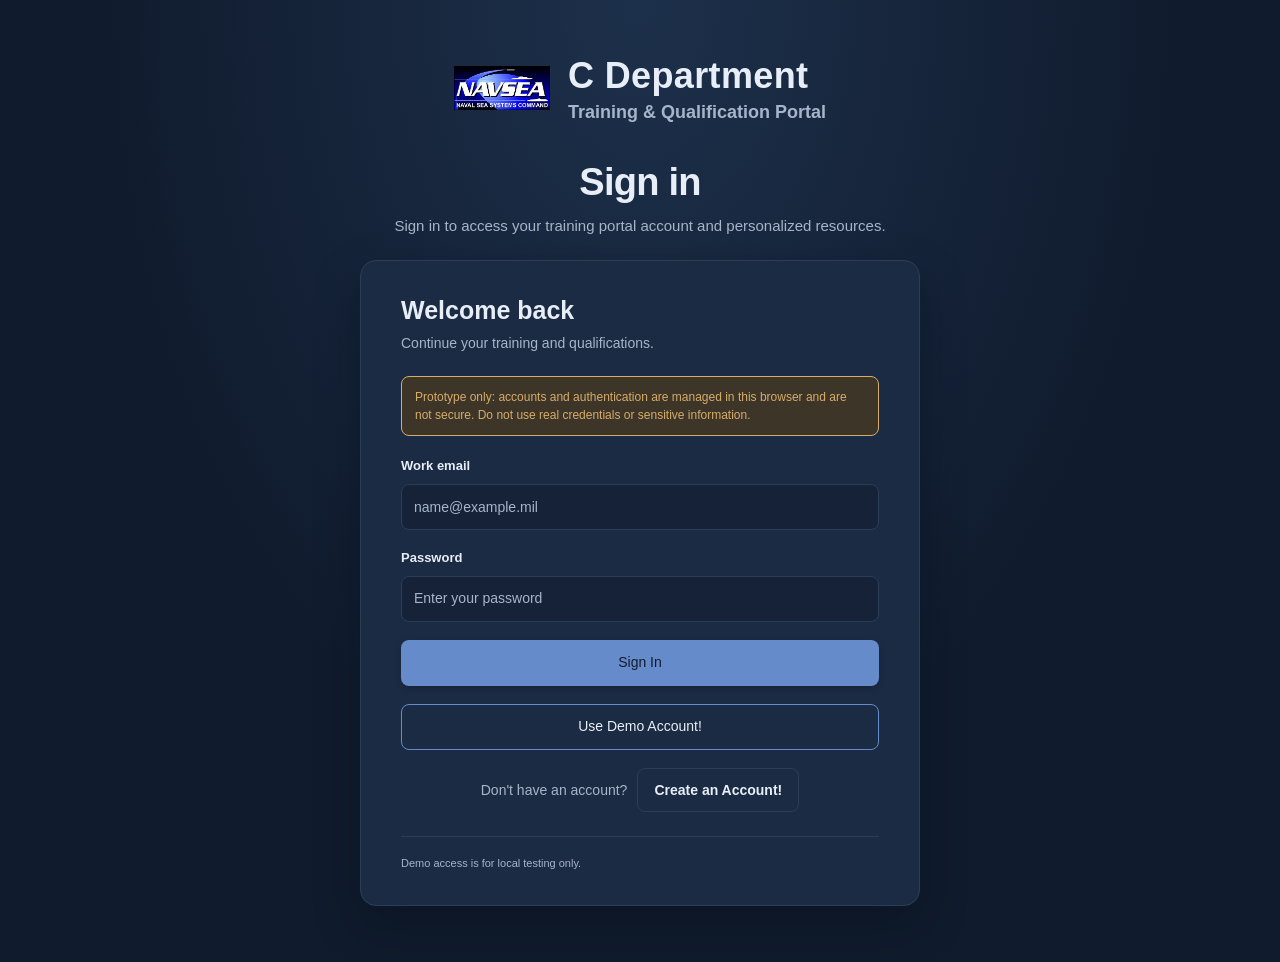
<file: index.html>
<!DOCTYPE html>
<html lang="en">
<head>
<meta charset="UTF-8"><meta name="viewport" content="width=device-width, initial-scale=1.0">
<script src="assets/shared/js/auth.js?v=2"></script>
<link rel="preconnect" href="https://fonts.googleapis.com"><link rel="preconnect" href="https://fonts.gstatic.com" crossorigin><link href="https://fonts.googleapis.com/css2?family=Inter:wght@400;500;600;700;800&display=swap" rel="stylesheet">
<title>Training Portal | Dashboard</title>
<link rel="stylesheet" href="assets/shared/css/variables.css"><link rel="stylesheet" href="assets/shared/css/global.css"><link rel="stylesheet" href="assets/shared/css/layout.css?v=20261118-8"><link rel="stylesheet" href="assets/shared/css/components.css?v=20261118-4"><link rel="stylesheet" href="assets/shared/css/responsive.css"><link rel="stylesheet" href="assets/pages/dashboard/dashboard.css?v=20261118-6">
</head>
<body data-page="dashboard">
<div class="app-shell"><aside class="sidebar" id="sidebar"></aside><div class="main-area">
<header class="topbar"><div class="topbar-left"><button class="btn btn-secondary mobile-menu-button" id="mobileMenuButton" aria-label="Open navigation">☰</button><img class="navsea-logo" src="assets/shared/images/navsea%20logo.jpg" alt="NAVSEA, Naval Sea Systems Command"><span class="portal-title">C Department Training Portal</span></div>
<div class="topbar-right"><div class="topbar-search search-box"><svg aria-hidden="true" viewBox="0 0 24 24"><circle cx="11" cy="11" r="7"></circle><path d="m20 20-4-4"></path></svg><input type="search" placeholder="Search training, resources..." data-portal-search aria-label="Search this page"></div>
<div class="topbar-actions"><div class="dashboard-account"><button class="account-button" id="accountButton" aria-expanded="false" aria-controls="accountMenu"><span class="account-avatar">U</span><span>Sign in</span></button><div class="account-menu" id="accountMenu" hidden><a href="contact.html">Contact Support</a><a href="index.html">Dashboard</a></div></div></div></div></header>
<main class="page-content dashboard-content">
  <section class="dashboard-welcome" aria-labelledby="welcomeTitle">
    <div>
      <p class="dashboard-eyebrow">YOUR LEARNING SPACE</p>
      <h1 id="welcomeTitle">Welcome!</h1>
      <p class="welcome-subtitle">Sign in to access your personalized training information.</p>
    </div>
    <div class="welcome-date"><svg aria-hidden="true" viewBox="0 0 24 24"><rect x="3" y="5" width="18" height="16" rx="2"></rect><path d="M16 3v4M8 3v4M3 11h18"></path></svg><time id="dashboardDate"></time></div>
  </section>

  <section class="dashboard-role-card" aria-label="Selected role">
    <span class="dashboard-role-icon" aria-hidden="true"><svg viewBox="0 0 24 24"><path d="M16 20V4a2 2 0 0 0-2-2h-4a2 2 0 0 0-2 2v16"></path><rect x="2" y="6" width="20" height="16" rx="2"></rect><path d="M2 12h20M10 12v2h4v-2"></path></svg></span>
    <div class="dashboard-role-copy">
      <span class="dashboard-role-label">YOUR SELECTED ROLE</span>
      <strong id="dashboardRoleName">N/A</strong>
      <span id="dashboardRoleDetail">Sign in to see your selected role.</span>
    </div>
    <a class="dashboard-role-button" href="role-overview.html">Change Role <span aria-hidden="true">→</span></a>
  </section>

  <section class="dashboard-panel dashboard-progress-panel" aria-labelledby="trainingProgressTitle">
    <div class="section-heading">
      <div><p class="dashboard-eyebrow">COURSE OVERVIEW</p><h2 id="trainingProgressTitle">Training Progress</h2><p id="trainingProgressSummary" class="dashboard-progress-summary">N/A</p></div>
      <a class="dashboard-text-link" href="required-training.html">Browse Courses <span aria-hidden="true">→</span></a>
    </div>
    <div class="dashboard-progress-overview">
      <div id="dashboardTrainingProgressTrack" class="dashboard-progress-track" role="progressbar" aria-label="Required course completion progress" aria-valuemin="0" aria-valuemax="100" aria-valuetext="N/A"><div id="dashboardTrainingProgressBar" class="dashboard-progress-bar dashboard-training-progress-bar"></div></div>
      <strong id="overallProgress" class="dashboard-progress-percent">N/A</strong>
    </div>
    <div class="dashboard-progress-stats" aria-label="Training course counts">
      <div><span>Total Courses</span><strong id="availableCourses">N/A</strong></div>
      <div><span>Completed</span><strong id="completedCourses">N/A</strong></div>
      <div><span>In Progress</span><strong id="inProgressCourses">N/A</strong></div>
      <div><span>Not Started</span><strong id="notStartedCourses">N/A</strong></div>
    </div>
  </section>

  <section class="dashboard-panel dashboard-progress-panel dashboard-tqs-panel" aria-labelledby="tqsProgressTitle">
    <div class="section-heading">
      <div><p class="dashboard-eyebrow">ROLE QUALIFICATION</p><h2 id="tqsProgressTitle">TQS Progress</h2><p id="tqsProgressSummary" class="dashboard-progress-summary">N/A</p></div>
      <div class="dashboard-tqs-actions">
        <div id="dashboardQualificationStatus" class="dashboard-qualification-status" role="status" aria-live="polite" hidden>
          <span id="dashboardQualificationIcon" class="dashboard-qualification-icon" aria-hidden="true">✓</span>
          <span class="dashboard-qualification-copy"><small>Qualification Status</small><strong id="dashboardQualificationLabel"></strong><small id="dashboardQualificationDetail"></small></span>
        </div>
        <a class="dashboard-text-link" href="tqs-support.html">View TQS Requirements <span aria-hidden="true">→</span></a>
      </div>
    </div>
    <div class="dashboard-progress-overview">
      <div id="dashboardTqsProgressTrack" class="dashboard-progress-track" role="progressbar" aria-label="TQS completion progress" aria-valuemin="0" aria-valuemax="100" aria-valuetext="N/A"><div id="dashboardTqsProgressBar" class="dashboard-progress-bar"></div></div>
      <strong id="dashboardTqsProgressPercent" class="dashboard-progress-percent">N/A</strong>
    </div>
    <div class="dashboard-progress-stats" aria-live="polite">
      <div><span>Total Requirements</span><strong id="dashboardTqsTotal">N/A</strong></div>
      <div><span>Completed</span><strong id="dashboardTqsCompleted">N/A</strong></div>
      <div id="dashboardTqsInProgressStat"><span>In Progress</span><strong id="dashboardTqsInProgress">N/A</strong></div>
      <div><span id="dashboardTqsNotStartedLabel">Not Started</span><strong id="dashboardTqsNotStarted">N/A</strong></div>
    </div>
  </section>

  <div class="dashboard-main-grid">
    <section class="dashboard-panel continue-panel" aria-labelledby="continueTitle">
      <div class="section-heading">
        <div><p class="dashboard-eyebrow">PICK UP WHERE YOU LEFT OFF</p><h2 id="continueTitle">Continue Learning</h2></div>
        <a class="dashboard-text-link" href="required-training.html">Browse courses <span aria-hidden="true">→</span></a>
      </div>
      <div id="activeCourseList" class="active-course-list"></div>
    </section>

    <section class="dashboard-panel updates-panel" aria-labelledby="updatesTitle">
      <div class="section-heading">
        <div><p class="dashboard-eyebrow">WHAT’S NEW</p><h2 id="updatesTitle">Latest Updates</h2></div>
        <span class="updates-indicator" aria-hidden="true"></span>
      </div>
      <div id="announcementList" class="dashboard-announcements"></div>
    </section>
  </div>

  <section class="quick-access-section" aria-labelledby="quickAccessTitle">
    <div class="section-heading">
      <div><p class="dashboard-eyebrow">GET STARTED</p><h2 id="quickAccessTitle">Quick Access</h2></div>
    </div>
    <div class="dashboard-quick-links">
      <a class="dashboard-link-card" href="role-overview.html" data-searchable>
        <span class="quick-link-icon quick-link-violet"><svg aria-hidden="true" viewBox="0 0 24 24"><circle cx="12" cy="8" r="4"></circle><path d="M5 21a7 7 0 0 1 14 0"></path></svg></span>
        <span class="quick-link-copy"><strong>Role Overview</strong><span>Explore responsibilities and role requirements.</span></span><span class="quick-link-arrow" aria-hidden="true">↗</span>
      </a>
      <a class="dashboard-link-card" href="required-training.html" data-searchable>
        <span class="quick-link-icon quick-link-green"><svg aria-hidden="true" viewBox="0 0 24 24"><path d="M4 19.5A2.5 2.5 0 0 1 6.5 17H20"></path><path d="M6.5 2H20v20H6.5A2.5 2.5 0 0 1 4 19.5v-15A2.5 2.5 0 0 1 6.5 2Z"></path><path d="M9 7h6"></path></svg></span>
        <span class="quick-link-copy"><strong>Training Courses</strong><span>Browse available learning and course details.</span></span><span class="quick-link-arrow" aria-hidden="true">↗</span>
      </a>
      <a class="dashboard-link-card" href="tqs-support.html" data-searchable>
        <span class="quick-link-icon quick-link-blue"><svg aria-hidden="true" viewBox="0 0 24 24"><path d="M12 3 4.5 6v5.5c0 4.7 3.2 7.8 7.5 9.5 4.3-1.7 7.5-4.8 7.5-9.5V6L12 3Z"></path><path d="m8.5 12 2.2 2.2 4.8-4.8"></path></svg></span>
        <span class="quick-link-copy"><strong>TQS Requirements</strong><span>Track your qualification requirements and progress.</span></span><span class="quick-link-arrow" aria-hidden="true">↗</span>
      </a>
    </div>
  </section>

  <section class="dashboard-bottom-grid" aria-label="More training resources">
    <section class="dashboard-panel pathway-panel" aria-labelledby="pathwayTitle">
      <div class="section-heading"><div><p class="dashboard-eyebrow">YOUR NEXT STEPS</p><h2 id="pathwayTitle">Training Pathway</h2></div></div>
      <div class="dashboard-pathway">
        <div class="pathway-step"><span>1</span><div><strong>Review your role</strong><small>Understand expectations</small></div></div>
        <div class="pathway-step"><span>2</span><div><strong>Complete training</strong><small>Access required courses</small></div></div>
        <div class="pathway-step"><span>3</span><div><strong>Achieve qualification</strong><small>Meet all requirements</small></div></div>
        <div class="pathway-step"><span>4</span><div><strong>Maintain qualification</strong><small>Stay current</small></div></div>
      </div>
    </section>
    <aside class="dashboard-panel resource-panel">
      <div class="section-heading"><div><p class="dashboard-eyebrow">NEED A HAND?</p><h2>Helpful Resources</h2></div></div>
      <a class="resource-link" href="key-references.html" data-searchable><span class="resource-link-icon"><svg aria-hidden="true" viewBox="0 0 24 24"><path d="M4 19.5A2.5 2.5 0 0 1 6.5 17H20"></path><path d="M6.5 2H20v20H6.5A2.5 2.5 0 0 1 4 19.5v-15A2.5 2.5 0 0 1 6.5 2Z"></path></svg></span><span><strong>References</strong><small>Browse policies and resources</small></span><span aria-hidden="true">→</span></a>
      <a class="resource-link" href="contact.html" data-searchable><span class="resource-link-icon"><svg aria-hidden="true" viewBox="0 0 24 24"><rect x="3" y="5" width="18" height="14" rx="2"></rect><path d="m3 7 9 6 9-6"></path></svg></span><span><strong>Contact / Help</strong><small>Get portal support</small></span><span aria-hidden="true">→</span></a>
      <a class="resource-link" href="faq.html" data-searchable><span class="resource-link-icon"><svg aria-hidden="true" viewBox="0 0 24 24"><circle cx="12" cy="12" r="9"></circle><path d="M9.5 9a2.6 2.6 0 1 1 4.7 1.5c-.9 1.1-2.2 1.4-2.2 3"></path><path d="M12 17h.01"></path></svg></span><span><strong>FAQ</strong><small>Answers to common portal questions</small></span><span aria-hidden="true">→</span></a>
      <div class="resource-link resource-link-unavailable" data-searchable><span class="resource-link-icon"><svg aria-hidden="true" viewBox="0 0 24 24"><path d="M8 3h8l4 4v14H4V3h4Z"></path><path d="M14 3v5h6M8 12h8M8 16h8"></path></svg></span><span><strong>Policy Updates</strong><small>Policy updates are not available yet</small></span><span class="resource-link-status">Coming soon</span></div>
    </aside>
  </section>
  <div id="searchEmptyState" class="dashboard-empty-search" hidden>No results match your search.</div>
</main></div></div>
<script src="assets/shared/js/data.js?v=20261120-3"></script><script src="assets/shared/js/course-schema.js?v=4"></script><script src="assets/shared/js/course-catalog.js?v=1"></script><script src="assets/shared/js/build-info.js"></script><script src="assets/shared/js/navigation.js?v=20261120-1"></script><script src="assets/shared/js/account.js?v=20261118-6"></script><script src="assets/shared/js/search.js"></script><script src="assets/shared/js/tqs-store.js?v=20261120-1"></script><script src="assets/pages/tqs-support/demo-tqs.js?v=20261120-3"></script><script src="assets/pages/dashboard/dashboard.js?v=20261120-3"></script>
</body></html>
</file>
<file: assets/shared/css/variables.css>
:root {
    color-scheme: dark;

    --background: #101B2D;
    --surface: #1B2B43;
    --surface-secondary: #223650;
    --input-background: #152238;
    --sidebar-background: #0B1526;

    --text-primary: #E8EEF7;
    --text-secondary: #A7B5C9;
    --text-muted: #7789A3;

    --accent-primary: #668BCB;
    --accent-primary-hover: #85A5D5;
    --accent-secondary: #78A6B0;
    --accent-secondary-bg: #263C4D;

    --border: #2C3D56;
    --border-dark: #405675;
    --success: #72B695;
    --success-indicator: #72B695;
    --success-bg: #203A36;
    --warning: #D6AC69;
    --warning-indicator: #D6AC69;
    --warning-bg: #3E3529;
    --danger: #D47D83;
    --danger-bg: #38232D;

    --button-text: #101B2D;
    --neutral-bg: #2A3A51;
    --progress-track: #2C3D56;
    --header-background: rgba(16, 27, 45, .96);
    --focus-ring: rgba(102, 139, 203, .55);

    --navy-950: var(--sidebar-background);
    --navy-900: var(--text-primary);
    --navy-800: var(--text-primary);
    --navy-700: var(--text-secondary);
    --blue-700: var(--accent-primary-hover);
    --blue-600: var(--accent-primary);
    --blue-500: #7FA0D4;
    --blue-100: #263A56;

    --sidebar-width:260px; --header-height:72px; --content-max-width:1440px;
    --space-1:4px; --space-2:8px; --space-3:12px; --space-4:16px;
    --space-5:20px; --space-6:24px; --space-8:32px; --space-10:40px;
    --radius-sm:8px; --radius-md:12px; --radius-lg:16px;
    --shadow-sm: 0 2px 8px rgba(0, 0, 0, .18);
    --shadow-md: 0 8px 20px rgba(0, 0, 0, .28);
    --font-family:"Inter","Segoe UI",Arial,sans-serif;
    --brand-font-family:var(--font-family);
}
</file>
<file: assets/shared/css/global.css>
*{box-sizing:border-box} html{scroll-behavior:smooth}
body{margin:0;min-height:100vh;font-family:var(--font-family);background:var(--background);color:var(--text-primary);font-size:14px;line-height:1.6}
button,input,select,textarea{font:inherit} button{cursor:pointer}
a{color:var(--blue-700);text-decoration:none} a:hover{text-decoration:underline;text-underline-offset:2px}
img{display:block;max-width:100%}
h1,h2,h3,h4,p{margin-top:0} h1,h2,h3,h4{color:var(--text-primary);line-height:1.2}
h1{font-size:30px;font-weight:600} h2{font-size:19px;font-weight:600} h3{font-size:16px;font-weight:600}
p{color:var(--text-secondary);margin-bottom:0}
button:focus-visible,a:focus-visible,input:focus-visible,select:focus-visible,textarea:focus-visible{outline:3px solid var(--focus-ring);outline-offset:2px}
[hidden]{display:none!important}
</file>
<file: assets/shared/css/layout.css>
.app-shell{min-height:100vh}
.sidebar{position:fixed;top:0;left:0;bottom:0;width:var(--sidebar-width);background:var(--navy-950);color:var(--text-primary);display:flex;flex-direction:column;z-index:100;transition:transform .25s ease;box-shadow:inset -1px 0 0 rgba(232,238,247,.08)}
.sidebar-overlay{display:none}
.sidebar-brand{min-height:var(--header-height);display:flex;align-items:center;gap:12px;padding:0 20px;border-bottom:1px solid rgba(232,238,247,.12)}
.brand-mark{width:40px;height:40px;border-radius:10px;background:rgba(120,166,176,.16);display:grid;place-items:center;font-weight:700;font-size:16px;position:relative;overflow:hidden;border:1px solid rgba(120,166,176,.32)}
.brand-mark svg{width:23px;height:23px;fill:none;stroke:var(--accent-secondary);stroke-width:1.7;stroke-linecap:round;stroke-linejoin:round}
.brand-name{font-size:16px;font-weight:600;color:var(--text-primary);line-height:1.15}.brand-subtitle{color:var(--text-secondary);font-size:10px;letter-spacing:1px;text-transform:uppercase;margin-top:2px}
.sidebar-nav{padding:18px 12px 12px;flex:1;overflow-y:auto}.nav-label{padding:0 12px;margin:10px 0 8px;color:var(--text-muted);font-size:10px;font-weight:600;letter-spacing:1.1px;text-transform:uppercase}
.nav-link{display:flex;align-items:center;gap:12px;padding:11px 14px;margin-bottom:4px;color:var(--text-secondary);border-radius:8px;font-size:14px;transition:background .18s ease,color .18s ease;border-left:3px solid transparent}
.nav-workflow-count{display:block;margin-top:2px;font-size:11px;opacity:.75}
.nav-link:hover{background:var(--surface-secondary);color:var(--text-primary);text-decoration:none}.nav-link.active{background:rgba(102,139,203,.2);color:var(--text-primary);border-left-color:var(--blue-500);padding-left:11px}
.nav-link-nested{margin:0 0 4px 18px;width:calc(100% - 18px);padding-left:12px;font-size:13px}.nav-link-nested .nav-icon{flex-basis:18px;width:18px}.nav-link-nested .nav-icon svg{width:16px;height:16px}
.nav-link-disabled{cursor:default;opacity:.72}.nav-link-disabled:hover{background:transparent;color:var(--text-secondary)}
.nav-icon{display:grid;flex:0 0 20px;width:20px;place-items:center;color:var(--text-muted)}.nav-icon svg{width:18px;height:18px;fill:none;stroke:currentColor;stroke-width:1.7;stroke-linecap:round;stroke-linejoin:round}.nav-link.active .nav-icon{color:var(--accent-secondary)}
.sidebar-footer{padding:18px 20px;border-top:1px solid rgba(232,238,247,.12);color:var(--text-secondary);font-size:11px;line-height:1.4}
.main-area{margin-left:var(--sidebar-width);min-height:100vh}
.topbar{height:var(--header-height);background:var(--header-background);border-bottom:1px solid var(--border);display:flex;align-items:center;justify-content:space-between;padding:0 24px 0 24px;position:sticky;top:0;z-index:50;backdrop-filter:blur(8px)}
.topbar-left{flex:1 1 auto;min-width:0}.topbar-left,.topbar-right{display:flex;align-items:center;gap:18px}.navsea-logo{display:block;flex:0 0 auto;width:112px;height:50px;object-fit:contain;border-radius:4px}.portal-title{flex:1 1 auto;min-width:0;color:var(--navy-900);font-family:var(--brand-font-family);font-size:clamp(28px,2vw,36px);font-weight:700;letter-spacing:-.02em;white-space:nowrap}.topbar-right{flex:0 0 auto}.topbar-search{width:min(620px,34vw)}
body[data-page="role-overview"] .portal-title{font-size:clamp(28px,2vw,36px)}
.topbar-search>svg{position:absolute;z-index:1;left:12px;top:50%;width:18px;height:18px;transform:translateY(-50%);fill:none;stroke:var(--text-muted);stroke-width:1.8;stroke-linecap:round;stroke-linejoin:round;pointer-events:none}
.topbar-actions{display:flex;align-items:center;gap:14px}.icon-button{position:relative;width:38px;height:38px;border:1px solid var(--border);background:var(--surface);border-radius:10px;display:grid;place-items:center;color:var(--navy-800);box-shadow:none;transition:background .18s ease,border-color .18s ease}
.icon-button:hover{background:var(--surface-secondary);border-color:var(--border-dark)}
.icon-button .badge-count{position:absolute;right:-2px;top:-2px;background:var(--danger);color:var(--button-text);border-radius:50%;font-size:10px;font-weight:700;width:16px;height:16px;display:grid;place-items:center;border:2px solid var(--surface)}
.page-content{max-width:var(--content-max-width);margin:0 auto;padding:34px 36px 48px}.page-heading{margin-bottom:26px}.page-heading h1{margin-bottom:6px}.page-heading p{margin-bottom:0}
.content-grid{display:grid;grid-template-columns:repeat(12,minmax(0,1fr));gap:22px}
.col-12{grid-column:span 12}.col-8{grid-column:span 8}.col-6{grid-column:span 6}.col-4{grid-column:span 4}
.mobile-menu-button{display:inline-flex}
body.sidebar-collapsed .main-area{margin-left:0}
body.sidebar-collapsed .sidebar{transform:translateX(-100%)}
@media(max-width:1100px){
    .page-content{padding-right:24px;padding-left:24px}
}
@media(max-width:900px){
    .sidebar{top:var(--header-height);transform:translateX(-100%)}
    .sidebar.open{transform:translateX(0)}
    .sidebar:not(.open){transform:translateX(-100%)}
    .sidebar-overlay:not([hidden]){display:block;position:fixed;inset:var(--header-height) 0 0;z-index:90;background:rgba(7,20,33,.68);border:0;padding:0}
    .mobile-menu-button{display:inline-flex}
    .main-area{margin-left:0}
    .topbar{z-index:110}
}
</file>
<file: assets/shared/css/components.css>
.btn{border:1px solid transparent;padding:10px 16px;border-radius:8px;font-size:14px;font-weight:500;display:inline-flex;align-items:center;justify-content:center;gap:8px;transition:background .18s ease,border-color .18s ease,color .18s ease,box-shadow .18s ease;letter-spacing:0}
.btn-primary{background:var(--blue-600);color:var(--button-text);box-shadow:0 2px 6px rgba(0,0,0,.18)}.btn-primary:hover{background:var(--blue-700);box-shadow:0 4px 10px rgba(0,0,0,.24);text-decoration:none}
.btn-secondary{background:var(--surface);border-color:var(--border);color:var(--text-primary)}.btn-secondary:hover{background:var(--surface-secondary);border-color:var(--border-dark)}.btn-small{padding:6px 11px;font-size:12px}
.btn:disabled,.btn[aria-disabled="true"]{opacity:.55;cursor:not-allowed;box-shadow:none}
.card{background:var(--surface);border:1px solid var(--border);border-radius:var(--radius-md);padding:22px;box-shadow:var(--shadow-sm)}
.card-header{display:flex;align-items:center;justify-content:space-between;gap:12px;margin-bottom:18px}.card-header h2,.card-header h3{margin:0}.card-description{color:var(--text-secondary);font-size:13px}
.hero{min-height:260px;border-radius:var(--radius-lg);padding:30px 36px;margin-bottom:28px;display:flex;align-items:center;color:var(--text-primary);background:linear-gradient(90deg,rgba(16,27,45,.9),rgba(21,34,56,.66)),url('https://images.unsplash.com/photo-1516549655169-df83a0774514?auto=format&fit=crop&w=1600&q=80') center right/cover no-repeat;overflow:hidden;box-shadow:var(--shadow-sm)}
.hero-inner{display:flex;align-items:center;justify-content:space-between;gap:20px;width:100%}
.hero-copy{max-width:620px;padding:8px 0}
.hero h1{color:var(--text-primary);font-size:58px;font-weight:800;line-height:1.02;letter-spacing:-.04em;margin:0 0 18px}
.hero p{color:var(--text-secondary);max-width:560px;font-size:20px;line-height:1.45}
.hero-visual{flex:1;min-height:220px;display:flex;justify-content:flex-end;align-items:center}
.feature-grid{display:grid;grid-template-columns:repeat(4,minmax(0,1fr));gap:18px;margin-bottom:30px}
.feature-card{background:var(--surface);border:1px solid var(--border);border-radius:var(--radius-md);padding:22px 24px;min-height:205px;display:flex;flex-direction:column;box-shadow:var(--shadow-sm);transition:transform .2s ease,box-shadow .2s ease}
.feature-card:hover{transform:translateY(-3px);box-shadow:var(--shadow-md);text-decoration:none}
.feature-icon{width:54px;height:54px;border-radius:18px;background:var(--blue-100);color:var(--blue-600);display:grid;place-items:center;font-size:28px;margin-bottom:18px;box-shadow:inset 0 0 0 1px rgba(102,139,203,.16)}
.feature-card h3{margin-bottom:8px;font-size:25px;line-height:1.2}
.feature-card p{font-size:16px;line-height:1.5;margin-bottom:20px;color:var(--text-secondary)}
.feature-action{margin-top:auto;padding-top:12px;border-top:1px solid var(--border);font-size:14px;font-weight:700;color:var(--navy-800)}
.form-control{width:100%;padding:10px 12px;border:1px solid var(--border);border-radius:var(--radius-sm);background:var(--input-background);color:var(--text-primary)}
.form-control::placeholder{color:var(--text-secondary)}.search-box{position:relative}.search-box input{width:100%;padding:12px 14px 12px 38px;border:1px solid var(--border);border-radius:8px;background:var(--input-background);font-size:14px;color:var(--text-primary)}
.search-box:before{content:"⌕";position:absolute;left:12px;top:50%;transform:translateY(-50%);font-size:18px;color:var(--text-muted)}
.topbar-search.search-box{width:min(620px,34vw)}
.topbar-search.search-box:before{content:none}
.topbar-search.search-box input{height:42px;padding:10px 14px 10px 42px;border:1px solid var(--border);border-radius:8px;background:var(--surface-secondary);font-size:14px;color:var(--text-primary)}
.topbar-search.search-box input:focus{border-color:var(--blue-500);background:var(--surface);outline:3px solid var(--focus-ring)}
.topbar-search.search-box input::placeholder{color:var(--text-muted)}
.list-item{display:flex;justify-content:space-between;align-items:center;gap:15px;padding:14px 0;border-bottom:1px solid var(--border)}
.list-item:last-child{border-bottom:0}.list-item h4{margin:0 0 3px;font-size:16px}.list-item p{font-size:13px;margin:0}
.badge{display:inline-block;border-radius:20px;padding:5px 10px;font-size:11px;font-weight:600;background:var(--blue-100);color:var(--navy-800);white-space:nowrap}
.badge-success{background:var(--success-bg);color:var(--success)}.badge-warning{background:var(--warning-bg);color:var(--warning)}
.pathway{display:grid;grid-template-columns:repeat(4,1fr);gap:12px}.pathway-step{background:rgba(232,238,247,.06);border:1px solid rgba(232,238,247,.12);border-radius:var(--radius-sm);padding:17px;text-align:center;color:var(--text-primary);min-height:102px}
.pathway-number{width:30px;height:30px;display:grid;place-items:center;border-radius:50%;margin:0 auto 10px;background:rgba(232,238,247,.12);color:var(--text-primary);font-weight:700;border:1px solid rgba(232,238,247,.16)}
.pathway-step h4{font-size:18px;margin-bottom:5px;color:var(--text-primary)}.pathway-step p{font-size:13px;margin:0;color:var(--text-secondary)}
.data-table{width:100%;border-collapse:collapse;font-size:14px}.data-table th,.data-table td{text-align:left;padding:14px;border-bottom:1px solid var(--border)}
.data-table th{background:var(--surface-secondary);color:var(--text-secondary);font-size:11px;text-transform:uppercase;letter-spacing:.5px}
.data-table tbody tr:nth-child(even){background:var(--surface-secondary)}
.empty-state{padding:35px 15px;text-align:center;color:var(--text-muted)}
.account-button{border:0;background:transparent;display:flex;align-items:center;gap:9px;padding:0;color:var(--text-primary);font-size:13px;font-weight:600;white-space:nowrap}
.account-avatar{width:36px;height:36px;background:var(--blue-100);color:var(--blue-700);border-radius:50%;display:grid;place-items:center;font-size:12px;font-weight:600}
.dashboard-account{position:relative}
.account-menu{position:absolute;right:0;top:calc(100% + 8px);width:190px;padding:8px;background:var(--surface);border:1px solid var(--border);border-radius:var(--radius-md);box-shadow:var(--shadow-md);z-index:150}
.account-menu a,.account-menu-action{display:block;width:100%;padding:9px;border:0;border-radius:5px;background:transparent;text-align:left;color:var(--text-primary);font:inherit;font-size:12px;cursor:pointer}.account-menu a:hover,.account-menu-action:hover{background:var(--surface-secondary);text-decoration:none}
.faq-item{border-bottom:1px solid var(--border)}.faq-question{width:100%;padding:15px 0;text-align:left;background:transparent;border:0;font-weight:600;color:var(--text-primary)}
.faq-answer{padding:0 0 15px;color:var(--text-secondary);font-size:13px}
.course-card{grid-column:span 4}
.account-progress-grid{display:grid;grid-template-columns:minmax(0,.8fr) minmax(0,1.2fr);gap:20px;margin-bottom:24px}
.account-role-card h2{margin:6px 0 8px;font-size:24px;font-weight:600}.account-role-card p{min-height:42px;color:var(--text-secondary);font-size:14px}
.progress-eyebrow{display:block;color:var(--text-muted);font-size:11px;font-weight:700;text-transform:uppercase;letter-spacing:.8px}
.progress-card-header{display:flex;align-items:flex-start;justify-content:space-between;gap:16px}
.progress-card-header h2{margin:5px 0 16px}.progress-card-header>strong{font-size:32px;color:var(--navy-800)}
.progress-track{height:10px;border-radius:20px;background:var(--progress-track);overflow:hidden}
.progress-bar{height:100%;width:0;border-radius:20px;background:var(--blue-600);transition:width .25s ease}
.progress-stats{display:grid;grid-template-columns:1fr 1fr;margin-top:16px}
.progress-stats div{display:flex;flex-direction:column}.progress-stats div+div{border-left:1px solid var(--border);padding-left:20px}
.progress-stats strong{font-size:22px}.progress-stats span{font-size:12px;color:var(--text-secondary)}
.progress-content-grid{display:grid;grid-template-columns:1fr 1fr;gap:20px}
.progress-course-list{display:flex;flex-direction:column}
.progress-course{display:grid;grid-template-columns:36px 1fr auto;align-items:center;gap:12px;padding:13px 0;border-bottom:1px solid var(--border)}
.progress-course:last-child{border-bottom:0}.progress-course h3{margin:0 0 3px;font-size:15px;font-weight:600}.progress-course p{margin:0;font-size:13px;color:var(--text-secondary)}
.progress-course-icon{width:32px;height:32px;border-radius:50%;display:grid;place-items:center;background:var(--success-bg);color:var(--success);font-weight:700}
.progress-course-icon-pending{background:var(--surface-secondary);color:var(--text-muted)}
.progress-empty{margin:10px 0;color:var(--text-muted)}
.info-row{display:grid;grid-template-columns:1.8fr .95fr;gap:22px;margin-bottom:28px}
.announcement-card,.quick-access-card{padding:0}
.announcement-card .card-header,.quick-access-card .card-header{padding:22px 22px 0}
.announcement-list,.quick-access-list{padding:0 22px 10px}
.quick-access-item{display:flex;align-items:center;justify-content:space-between;gap:16px;padding:14px 0;border-bottom:1px solid var(--border)}
.quick-access-item:last-child{border-bottom:none}
.quick-access-label{display:flex;align-items:center;gap:10px}
.quick-access-icon{width:32px;height:32px;border-radius:10px;background:var(--blue-100);color:var(--blue-600);display:grid;place-items:center;font-size:16px}
.quick-access-meta{display:flex;flex-direction:column;gap:2px}
.quick-access-meta strong{font-size:14px;color:var(--text-primary)}
.quick-access-meta span{font-size:12px;color:var(--text-secondary)}
.quick-access-link{font-size:12px;color:var(--navy-800);font-weight:700}
.training-pathway{background:var(--navy-950);border-radius:var(--radius-md);padding:0;overflow:hidden;box-shadow:var(--shadow-sm)}
.training-pathway-header{padding:22px 26px 14px;display:flex;align-items:center;justify-content:space-between;gap:10px;color:var(--text-primary)}
.training-pathway-header h2{color:var(--text-primary);font-size:24px;margin:0}
.training-pathway-header span{font-size:13px;color:var(--text-secondary)}
.training-pathway-inner{padding:0 20px 20px;display:grid;grid-template-columns:260px 1fr;gap:20px;align-items:center}
.pathway-image{height:134px;border-radius:16px;position:relative;background:linear-gradient(135deg,rgba(255,255,255,.15),rgba(0,0,0,.2)),url('https://images.unsplash.com/photo-1507679799987-c73779587ccf?auto=format&fit=crop&w=900&q=80') center/cover no-repeat;overflow:hidden}
.pathway-image:before{content:'"';font-size:80px;position:absolute;left:32px;top:20px;color:rgba(255,255,255,.18)}
.filter-card{margin-bottom:28px;padding:24px}
.filter-header{display:flex;align-items:flex-start;justify-content:space-between;gap:16px;margin-bottom:18px}
.filter-header h2{margin:0 0 4px}
.filter-header p{font-size:14px;color:var(--text-secondary)}
.filter-actions{display:flex;align-items:center;gap:10px}
.filter-grid{display:grid;grid-template-columns:repeat(3,minmax(0,1fr));gap:18px}
.field-group{display:flex;flex-direction:column;gap:8px}
.field-group label{font-size:13px;font-weight:700;color:var(--text-primary)}
.field-group select.form-control{width:100%}
.error-message{margin:16px 0 0;padding:12px 14px;border-radius:10px;background:var(--danger-bg);border:1px solid var(--danger);color:var(--danger);font-size:13px;font-weight:600}
.role-result{margin-bottom:28px}
.role-save-notice{margin:14px 0 0;color:var(--success);font-size:13px;font-weight:700}
.role-result-header{display:flex;align-items:flex-start;justify-content:space-between;gap:12px;margin-bottom:18px}
.role-result-header h2{margin:0;font-size:26px}
.role-summary{font-size:15px;line-height:1.6;color:var(--text-secondary);margin-bottom:20px}
.role-detail-grid{display:grid;grid-template-columns:repeat(2,minmax(0,1fr));gap:22px}
.role-detail-grid h3{margin:0 0 10px;font-size:18px}
.role-detail-grid ul{margin:0;padding-left:18px;color:var(--text-secondary)}
.role-detail-grid li{margin-bottom:8px;line-height:1.5}
.badge-secondary{background:var(--blue-100);color:var(--blue-700)}
@media(max-width:1100px){.course-card{grid-column:span 6}.feature-card h3{font-size:22px}.hero h1{font-size:48px}.info-row{grid-template-columns:1fr}.filter-grid{grid-template-columns:1fr}.role-detail-grid{grid-template-columns:1fr}}
@media(max-width:760px){.course-card{grid-column:span 1}.feature-grid{grid-template-columns:1fr}.hero{padding:26px 22px}.hero-inner{flex-direction:column;align-items:flex-start}.hero h1{font-size:38px}.hero p{font-size:16px}.topbar{padding:0 15px}.topbar-search{display:none}.sidebar{transform:translateX(-100%)}.sidebar.open{transform:translateX(0)}.main-area{margin-left:0}.mobile-menu-button{display:inline-flex}.breadcrumb{display:none}.training-pathway-inner{grid-template-columns:1fr}.pathway{grid-template-columns:repeat(2,1fr)}.list-item{align-items:flex-start}.quick-access-item{padding:12px 0}.filter-header{flex-direction:column;align-items:flex-start}.filter-actions{width:100%}.filter-actions .btn{flex:1}.account-progress-grid,.progress-content-grid{grid-template-columns:1fr}}
</file>
<file: assets/shared/css/responsive.css>
@media(max-width:1100px){.feature-grid{grid-template-columns:repeat(2,minmax(0,1fr))}.col-4{grid-column:span 6}.col-8{grid-column:span 12}}
@media(max-width:1100px){.topbar-search{width:220px}}
@media(max-width:900px){.topbar-search{display:none}}
@media(max-width:760px){
.topbar{padding:0 10px}.topbar-left{gap:8px;min-width:0}.topbar-right{gap:8px}.topbar-search{display:none}.account-button>span:last-child{display:none}
.page-content{padding:34px 24px 48px}.feature-grid{grid-template-columns:1fr}.content-grid{grid-template-columns:1fr}
.col-12,.col-8,.col-6,.col-4{grid-column:span 1}.hero{padding:25px}.hero h1{font-size:25px}
.pathway{grid-template-columns:repeat(2,1fr)}.navsea-logo{width:96px;height:44px}.portal-title{min-width:0;font-size:16px;white-space:normal;line-height:1.15}.data-table{min-width:600px}.table-wrapper{overflow-x:auto}
}
@media(max-width:600px){.page-content{padding:24px 15px 34px}}
</file>
<file: assets/pages/dashboard/dashboard.css>
body[data-page="dashboard"] .main-area{background:var(--background)}
body[data-page="dashboard"] .dashboard-content{font-family:"Inter","Segoe UI",Arial,sans-serif}
body[data-page="dashboard"] .topbar{background:var(--header-background);border-color:var(--border)}
body[data-page="dashboard"] .portal-title{font-family:"Inter","Segoe UI",Arial,sans-serif;font-size:clamp(28px,2vw,36px);font-weight:700;letter-spacing:-.02em;color:var(--text-primary)}
body[data-page="dashboard"] .topbar-actions{gap:18px}
body[data-page="dashboard"] .icon-button{width:40px;height:40px;border-color:var(--border);box-shadow:none}
body[data-page="dashboard"] .icon-button>svg{width:19px;height:19px;fill:none;stroke:currentColor;stroke-width:1.8;stroke-linecap:round;stroke-linejoin:round}

.dashboard-welcome{display:flex;align-items:flex-end;justify-content:space-between;gap:24px;margin:0 0 26px}
.dashboard-eyebrow{margin:0 0 7px;color:var(--text-secondary);font-size:11px;font-weight:600;letter-spacing:.1em;line-height:1.3}
.dashboard-welcome h1{margin:0 0 8px;color:var(--text-primary);font-size:32px;font-weight:600;letter-spacing:-.035em;line-height:1.2}
.welcome-subtitle{margin:0;color:var(--text-secondary);font-size:15px}
.welcome-date{display:flex;align-items:center;gap:9px;padding:10px 13px;border:1px solid var(--border);border-radius:8px;background:var(--surface);color:var(--text-secondary);font-size:13px;font-weight:500;white-space:nowrap;box-shadow:var(--shadow-sm)}
.welcome-date svg{width:16px;height:16px;fill:none;stroke:var(--blue-700);stroke-width:1.8;stroke-linecap:round;stroke-linejoin:round}
.dashboard-role-card{display:flex;align-items:center;gap:14px;margin:0 0 18px;padding:15px 18px;border:1px solid var(--border);border-radius:12px;background:var(--surface);box-shadow:var(--shadow-sm)}
.dashboard-role-icon{display:grid;flex:0 0 42px;width:42px;height:42px;place-items:center;border-radius:12px;background:var(--blue-100);color:var(--blue-600)}
.dashboard-role-icon svg{width:21px;height:21px;fill:none;stroke:currentColor;stroke-width:1.7;stroke-linecap:round;stroke-linejoin:round}
.dashboard-role-copy{display:flex;min-width:0;flex:1;flex-direction:column;gap:2px}
.dashboard-role-label{color:var(--text-secondary);font-size:10px;font-weight:600;letter-spacing:.09em}
.dashboard-role-copy strong{overflow:hidden;color:var(--text-primary);font-size:16px;font-weight:600;text-overflow:ellipsis;white-space:nowrap}
.dashboard-role-copy>span:last-child{color:var(--text-secondary);font-size:13px}
.dashboard-role-button{display:inline-flex;align-items:center;gap:8px;min-height:40px;padding:0 14px;border:1px solid var(--border);border-radius:8px;background:var(--surface);color:var(--blue-700);font-size:14px;font-weight:500;white-space:nowrap;transition:background .18s ease,border-color .18s ease}
.dashboard-role-button:hover{border-color:var(--border-dark);background:var(--surface-secondary);text-decoration:none}
.dashboard-progress-panel{margin-bottom:20px}
.dashboard-tqs-panel{margin-bottom:24px}
.dashboard-tqs-actions{display:flex;align-items:center;gap:12px}
.dashboard-qualification-status{display:flex;align-items:center;gap:9px;padding:8px 11px;border:1px solid var(--border);border-radius:9px;background:var(--surface-secondary)}
.dashboard-qualification-status[hidden]{display:none}
.dashboard-qualification-icon{display:grid;flex:0 0 29px;width:29px;height:29px;place-items:center;border-radius:50%;font-size:16px;font-weight:700}
.dashboard-qualification-copy{display:flex;flex-direction:column;gap:2px}
.dashboard-qualification-copy small{color:var(--text-secondary);font-size:10px;line-height:1.2}
.dashboard-qualification-copy strong{color:var(--text-primary);font-size:13px;line-height:1.2}
.dashboard-qualification-status.is-qualified{border-color:var(--success);background:var(--success-bg)}
.dashboard-qualification-status.is-qualified .dashboard-qualification-icon{background:var(--success-indicator);color:var(--button-text)}
.dashboard-qualification-status.is-qualified .dashboard-qualification-copy strong{color:var(--success)}
.dashboard-qualification-status.is-not-qualified{border-color:var(--danger);background:var(--danger-bg)}
.dashboard-qualification-status.is-not-qualified .dashboard-qualification-icon{background:var(--danger);color:var(--button-text)}
.dashboard-qualification-status.is-not-qualified .dashboard-qualification-copy strong{color:var(--danger)}
.dashboard-progress-summary{margin:5px 0 0;color:var(--text-secondary);font-size:13px}
.dashboard-progress-overview{display:grid;grid-template-columns:minmax(0,1fr) auto;align-items:center;gap:16px;margin:17px 0}
.dashboard-progress-track{height:9px;overflow:hidden;border-radius:8px;background:var(--progress-track)}
.dashboard-progress-bar{width:0;height:100%;border-radius:inherit;background:var(--success-indicator);transition:width .28s ease}
.dashboard-training-progress-bar{background:var(--blue-600)}
.dashboard-progress-percent{min-width:52px;color:var(--navy-800);font-size:24px;text-align:right}
.dashboard-progress-stats{display:grid;grid-template-columns:repeat(4,minmax(0,1fr));gap:10px}
.dashboard-progress-stats>div{display:flex;align-items:center;justify-content:space-between;gap:8px;min-height:42px;padding:9px 11px;border:1px solid var(--border);border-radius:8px;background:var(--surface-secondary)}
.dashboard-progress-stats span{color:var(--text-secondary);font-size:12px}
.dashboard-progress-stats strong{color:var(--text-primary);font-size:15px}
.quick-link-icon svg,.resource-link-icon svg{width:19px;height:19px;fill:none;stroke:currentColor;stroke-width:1.8;stroke-linecap:round;stroke-linejoin:round}

.dashboard-main-grid{display:grid;grid-template-columns:minmax(0,1.55fr) minmax(310px,.9fr);gap:18px;margin-bottom:27px}
.dashboard-panel{min-width:0;padding:21px 22px;border:1px solid var(--border);border-radius:12px;background:var(--surface);box-shadow:var(--shadow-sm)}
.section-heading{display:flex;align-items:center;justify-content:space-between;gap:16px;margin-bottom:15px}
.section-heading .dashboard-eyebrow{margin-bottom:5px}
.section-heading h2{margin:0;color:var(--text-primary);font-size:19px;font-weight:600;letter-spacing:-.02em}
.dashboard-text-link{color:var(--blue-700);font-size:13px;font-weight:600;white-space:nowrap}
.dashboard-text-link:hover{color:var(--blue-600)}
.active-course-list{display:grid;gap:12px}
.active-course-card{display:grid;grid-template-columns:50px minmax(0,1fr) auto;align-items:center;gap:14px;padding:15px;border:1px solid var(--border);border-radius:12px;background:var(--surface-secondary)}
.active-course-icon{display:grid;width:46px;height:46px;place-items:center;border-radius:12px;background:var(--blue-100);color:var(--blue-600)}
.active-course-icon svg{width:22px;height:22px;fill:none;stroke:currentColor;stroke-width:1.7;stroke-linecap:round;stroke-linejoin:round}
.active-course-copy{min-width:0}
.active-course-copy h3{margin:0 0 3px;color:var(--text-primary);font-size:15px;font-weight:600}
.active-course-copy p{margin:0 0 11px;color:var(--text-secondary);font-size:13px;line-height:1.5}
.course-progress-meta{display:flex;align-items:center;justify-content:space-between;gap:10px;margin-bottom:5px;color:var(--text-secondary);font-size:12px}
.course-progress-meta strong{color:var(--blue-700)}
.course-progress-track{height:6px;overflow:hidden;border-radius:6px;background:var(--blue-100)}
.course-progress-bar{height:100%;border-radius:6px;background:var(--blue-600)}
.continue-course-button{display:inline-flex;align-items:center;justify-content:center;min-height:40px;padding:0 14px;border-radius:8px;background:var(--blue-600);color:var(--button-text);font-size:14px;font-weight:500;white-space:nowrap;transition:background .18s ease,transform .18s ease}
.continue-course-button:hover{transform:translateY(-1px);background:var(--blue-700);text-decoration:none}
.dashboard-empty-state{display:flex;align-items:center;gap:14px;min-height:145px;padding:18px;border:1px dashed var(--border);border-radius:12px;background:var(--surface-secondary)}
.empty-state-icon{display:grid;flex:0 0 42px;width:42px;height:42px;place-items:center;border-radius:12px;background:var(--blue-100);color:var(--blue-700)}
.empty-state-icon svg{width:20px;height:20px;fill:none;stroke:currentColor;stroke-width:1.7;stroke-linecap:round;stroke-linejoin:round}
.dashboard-empty-state strong{display:block;margin-bottom:4px;color:var(--text-primary);font-size:14px;font-weight:600}
.dashboard-empty-state p{margin:0 0 9px;color:var(--text-secondary);font-size:13px;line-height:1.5}
.updates-indicator{width:8px;height:8px;border-radius:50%;background:var(--blue-600);box-shadow:0 0 0 4px var(--blue-100)}
.dashboard-announcements{display:flex;flex-direction:column}
.dashboard-announcement{display:grid;grid-template-columns:34px minmax(0,1fr);gap:11px;padding:12px 0;border-bottom:1px solid var(--border)}
.dashboard-announcement:last-child{padding-bottom:0;border-bottom:0}
.announcement-icon{display:grid;width:32px;height:32px;place-items:center;border-radius:10px;background:var(--blue-100);color:var(--blue-700)}
.announcement-icon svg{width:16px;height:16px;fill:none;stroke:currentColor;stroke-width:1.8;stroke-linecap:round;stroke-linejoin:round}
.announcement-copy h3{margin:0 0 3px;color:var(--text-primary);font-size:14px;font-weight:600;line-height:1.4}
.announcement-copy p{margin:0;color:var(--text-secondary);font-size:12px;line-height:1.5}
.announcement-copy time{display:block;margin-top:5px;color:var(--text-muted);font-size:11px}
.announcement-type{display:inline-block;margin-top:6px;padding:3px 7px;border-radius:20px;background:var(--blue-100);color:var(--blue-700);font-size:10px;font-weight:600}
.quick-access-section{margin-bottom:25px}
.quick-access-section>.section-heading{margin-bottom:13px}
.dashboard-quick-links{display:grid;grid-template-columns:repeat(3,minmax(0,1fr));gap:14px}
.dashboard-link-card{display:flex;align-items:center;gap:13px;min-width:0;padding:17px;border:1px solid var(--border);border-radius:12px;background:var(--surface);box-shadow:var(--shadow-sm);transition:transform .18s ease,border-color .18s ease,box-shadow .18s ease}
.dashboard-link-card:hover{transform:translateY(-2px);border-color:var(--border-dark);box-shadow:0 9px 20px rgba(0,0,0,.25);text-decoration:none}
.quick-link-icon{display:grid;flex:0 0 40px;width:40px;height:40px;place-items:center;border-radius:12px}
.quick-link-blue{background:var(--blue-100);color:var(--blue-600)}.quick-link-violet{background:var(--accent-secondary-bg);color:var(--accent-secondary)}.quick-link-green{background:var(--success-bg);color:var(--success)}
.quick-link-copy{display:flex;flex:1;min-width:0;flex-direction:column;gap:3px}
.quick-link-copy strong{color:var(--text-primary);font-size:15px;font-weight:600}
.quick-link-copy>span{color:var(--text-secondary);font-size:13px;line-height:1.45}
.quick-link-arrow{color:var(--text-muted);font-size:17px}
.dashboard-bottom-grid{display:grid;grid-template-columns:minmax(0,1.35fr) minmax(270px,.8fr);align-items:start;gap:18px}
.dashboard-pathway{display:grid;grid-template-columns:repeat(4,minmax(0,1fr));gap:9px}
.pathway-step{display:flex;align-items:flex-start;gap:9px;min-width:0;min-height:0;padding:11px 9px;border:1px solid var(--border);border-radius:8px;background:var(--surface-secondary);color:var(--text-primary);text-align:left}
.pathway-step>span{display:grid;flex:0 0 23px;width:23px;height:23px;place-items:center;border-radius:50%;background:var(--blue-100);color:var(--blue-700);font-size:11px;font-weight:600}
.pathway-step strong,.pathway-step small{display:block}
.pathway-step strong{color:var(--text-primary);font-size:12px;font-weight:600;line-height:1.4}
.pathway-step small{margin-top:3px;color:var(--text-secondary);font-size:11px;line-height:1.4}
.resource-panel{padding-bottom:14px}
.resource-panel .section-heading{margin-bottom:8px}
.resource-link{display:flex;align-items:center;gap:11px;padding:11px 0;border-bottom:1px solid var(--border);color:var(--text-secondary)}
.resource-link:last-child{border-bottom:0}
.resource-link:hover{text-decoration:none}
.resource-link:hover>span:nth-child(2) strong{color:var(--blue-600)}
.resource-link-icon{display:grid;width:34px;height:34px;place-items:center;border-radius:8px;background:var(--blue-100);color:var(--blue-700)}
.resource-link>span:nth-child(2){flex:1}
.resource-link strong,.resource-link small{display:block}
.resource-link strong{color:var(--text-primary);font-size:14px;font-weight:600}
.resource-link small{margin-top:2px;color:var(--text-secondary);font-size:12px}
.resource-link-status{padding:4px 7px;border:1px solid var(--border);border-radius:20px;background:var(--surface-secondary);color:var(--text-muted);font-size:10px;font-weight:600;white-space:nowrap}
.dashboard-empty-search{margin:12px 0;padding:14px;border:1px solid var(--border);border-radius:12px;background:var(--surface);color:var(--text-secondary);font-size:13px;text-align:center}
.dashboard-unavailable{margin:8px 0;color:var(--text-secondary);font-size:13px}

@media(max-width:1100px){
  .dashboard-progress-stats{grid-template-columns:repeat(2,minmax(0,1fr))}
  .dashboard-main-grid{grid-template-columns:minmax(0,1.2fr) minmax(280px,.8fr)}
  .dashboard-pathway{grid-template-columns:repeat(2,minmax(0,1fr))}
}
@media(max-width:900px){
  .dashboard-main-grid,.dashboard-bottom-grid{grid-template-columns:1fr}
  .dashboard-quick-links{grid-template-columns:1fr}
  body[data-page="dashboard"] .topbar-search{display:none}
}
@media(max-width:600px){
  body[data-page="dashboard"] .portal-title{font-size:16px}
  .dashboard-welcome{align-items:flex-start;flex-direction:column;gap:14px;margin-bottom:20px}
  .dashboard-welcome h1{font-size:27px}
  .dashboard-role-card{gap:10px;padding:12px}
  .dashboard-role-icon{flex-basis:36px;width:36px;height:36px}
  .dashboard-role-button{gap:5px;padding:0 9px;font-size:12px}
  .dashboard-progress-panel{padding:17px}
  .dashboard-tqs-actions{align-items:flex-start;flex-direction:column}
  .dashboard-progress-stats{gap:7px}
  .dashboard-progress-stats>div{padding:8px}
  .dashboard-progress-stats span{font-size:11px}
  .stat-icon{width:34px;height:34px;margin-bottom:11px}
  .stat-value{font-size:25px}
  .dashboard-panel{padding:17px}
  .dashboard-main-grid{gap:13px;margin-bottom:21px}
  .active-course-card{grid-template-columns:38px minmax(0,1fr);gap:10px}
  .active-course-icon{width:38px;height:38px}
  .active-course-card .continue-course-button{grid-column:2;justify-self:start}
  .dashboard-pathway{gap:7px}
  .pathway-step{padding:9px 7px;gap:7px}
}
@media(prefers-reduced-motion:reduce){
  .dashboard-link-card,.continue-course-button{transition:none}
  .dashboard-link-card:hover,.continue-course-button:hover{transform:none}
}
</file>
<file: assets/pages/account/account.css>
.auth-body{background:radial-gradient(ellipse at top, #1d304b 0, var(--background) 60%);min-height:100vh}
.account-page{width:min(100%, 620px);margin:0 auto;padding:40px 24px 56px}
.auth-brand{display:flex;align-items:center;justify-content:center;gap:18px;margin-bottom:24px}
.auth-brand img{width:96px;height:96px;object-fit:contain;border-radius:0;background:transparent;padding:0;border:0}
.auth-brand strong,.auth-brand span{display:block;line-height:1.35}
.auth-brand strong{color:var(--text-primary);font-size:36px;font-weight:800;letter-spacing:.01em}
.auth-brand span{color:var(--text-secondary);font-size:18px;font-weight:700}
.account-page .page-heading{text-align:center;margin:0 auto 22px}
.account-page .page-heading h1{font-size:38px;margin-bottom:8px;letter-spacing:-.02em}
.account-page .page-heading p{font-size:15px}
.account-signin-card{max-width:560px;margin:0 auto;background:var(--surface);border:1px solid var(--border);border-radius:var(--radius-lg);padding:34px 40px;box-shadow:0 18px 44px rgba(5,12,24,.38)}
.signin-intro{margin-bottom:22px}
.signin-intro h2{font-size:25px;margin-bottom:7px}
.signin-intro p{font-size:14px}
.signin-form{display:grid;gap:18px}
.signin-form .field-group{gap:7px}
.signin-form .field-group label{font-size:13px}
.signin-form .form-control{min-height:46px}
.create-account-prompt a{font-weight:700}
.signin-submit{width:100%;min-height:46px}
.demo-button{border-color:var(--accent-primary);color:var(--text-primary)}
.signin-notice{padding:12px 14px;border:1px solid var(--warning);border-radius:var(--radius-sm);background:var(--warning-bg);color:var(--warning);font-size:13px}
.prototype-notice{padding:11px 13px;margin:0 0 20px;border:1px solid var(--warning);border-radius:var(--radius-sm);background:var(--warning-bg);color:var(--warning);font-size:12px;line-height:1.5}
.create-account-prompt{display:flex;align-items:center;justify-content:center;flex-wrap:wrap;gap:10px;text-align:center;margin-top:18px;font-size:14px;color:var(--text-secondary)}
.create-account-prompt a{min-height:42px}
.create-account-card .signin-form{gap:15px}
.signin-footer{display:flex;align-items:flex-start;gap:10px;border-top:1px solid var(--border);margin-top:24px;padding-top:18px}
.signin-footer p{font-size:11px;line-height:1.5}
@media(max-width:600px){.account-page{padding:24px 16px 40px}.auth-brand{gap:12px;margin-bottom:22px}.auth-brand img{width:84px;height:84px}.auth-brand strong{font-size:36px}.auth-brand span{font-size:16px}.account-page .page-heading h1{font-size:32px}.account-page .page-heading p{font-size:14px}.account-signin-card{padding:26px 20px}}
</file>
<file: assets/pages/tqs-support/tqs-support.css>
.tqs-page{max-width:var(--content-max-width)}
.tqs-heading{display:flex;align-items:flex-end;justify-content:space-between;gap:24px;margin-bottom:24px}
.tqs-heading h1{margin:0 0 7px;font-size:30px;font-weight:650;letter-spacing:-.025em}
.tqs-heading p{margin:0;color:var(--text-secondary);font-size:14px}
.tqs-eyebrow,.tqs-label{display:block;color:var(--text-muted);font-size:11px;font-weight:700;letter-spacing:.08em;text-transform:uppercase}
.tqs-eyebrow{margin-bottom:8px;color:var(--blue-700)}
.tqs-empty-card{max-width:660px;margin:50px auto;padding:36px 28px;text-align:center;background:var(--surface);border:1px solid var(--border);border-radius:var(--radius-md);box-shadow:var(--shadow-sm)}
.tqs-empty-icon{display:grid;place-items:center;width:48px;height:48px;margin:0 auto 16px;border-radius:14px;background:var(--blue-100);color:var(--blue-700);font-size:24px}
.tqs-empty-card h2{margin:0 0 8px;font-size:20px}
.tqs-empty-card p{max-width:460px;margin:0 auto 20px;color:var(--text-secondary);font-size:14px;line-height:1.55}
.tqs-role-card{display:flex;align-items:center;gap:18px;margin-bottom:22px;padding:22px 24px;background:var(--surface);border:1px solid var(--border);border-radius:var(--radius-md);box-shadow:var(--shadow-sm)}
.tqs-role-mark{display:grid;place-items:center;flex:0 0 52px;height:52px;border-radius:12px;background:var(--blue-100);color:var(--blue-700);font-size:14px;font-weight:700;letter-spacing:.04em}
.tqs-role-copy{min-width:0;flex:1}
.tqs-role-copy h2{margin:4px 0;font-size:21px;font-weight:650;letter-spacing:-.02em}
.tqs-role-copy p{margin:0;color:var(--text-secondary);font-size:13px}
.tqs-role-meta{display:flex;flex-wrap:wrap;justify-content:flex-end;gap:8px}
.tqs-role-meta span{padding:6px 10px;border:1px solid var(--border);border-radius:20px;background:var(--surface-secondary);color:var(--text-secondary);font-size:12px}
.tqs-data-note{display:flex;gap:10px;align-items:flex-start;margin:14px 0 22px;padding:12px 14px;border:1px solid var(--border-dark);border-radius:var(--radius-sm);background:var(--surface-secondary);color:var(--text-secondary)}
.tqs-data-note>span{display:grid;place-items:center;flex:0 0 18px;height:18px;margin-top:1px;border-radius:50%;background:var(--blue-100);color:var(--blue-700);font-size:12px;font-weight:700}
.tqs-data-note p{margin:0;font-size:12px;line-height:1.5}
.demo-tqs h2{margin:4px 0 7px;font-size:21px}
.demo-tqs-meta,.demo-tqs-note,.demo-tqs-module p{color:var(--text-secondary);font-size:12px;line-height:1.5}
.demo-tqs-note{margin:8px 0}
.demo-tqs .tqs-storage-notice{color:var(--text-secondary)}
.demo-tqs .tqs-storage-notice.is-error{color:var(--danger)}
.demo-tqs-module{margin-top:20px}
.demo-tqs-module h3{margin:0;font-size:15px}
.demo-tqs-module p{margin:5px 0 9px}
.demo-tqs-table-wrap{overflow-x:auto;border:1px solid var(--border);border-radius:var(--radius-sm)}
.demo-tqs-table{width:100%;min-width:720px;border-collapse:collapse;font-size:12px;text-align:left}
.demo-tqs-table th,.demo-tqs-table td{padding:10px;border-bottom:1px solid var(--border);vertical-align:top}
.demo-tqs-table th{background:var(--surface-secondary);color:var(--text-secondary)}
.demo-tqs-table th:nth-child(2){width:50%}
.demo-tqs-table tr:last-child td{border-bottom:0}
.demo-tqs-table input{width:18px;height:18px;accent-color:var(--success-indicator)}
.tqs-progress-panel,.tqs-requirements-panel{padding:22px 24px;background:var(--surface);border:1px solid var(--border);border-radius:var(--radius-md);box-shadow:var(--shadow-sm)}
.tqs-progress-panel{margin-bottom:22px}
.tqs-progress-heading,.tqs-requirements-heading{display:flex;align-items:flex-start;justify-content:space-between;gap:20px}
.tqs-progress-heading h2,.tqs-requirements-heading h2{margin:4px 0 5px;font-size:19px;font-weight:650}
.tqs-progress-heading p,.tqs-requirements-heading p{margin:0;color:var(--text-secondary);font-size:13px;line-height:1.5}
.tqs-progress-percent{color:var(--navy-800);font-size:32px;line-height:1;font-weight:700}
.tqs-progress-track{height:10px;margin:20px 0 18px;overflow:hidden;border-radius:8px;background:var(--progress-track)}
.tqs-progress-bar{width:0;height:100%;border-radius:inherit;background:var(--success-indicator);transition:width .3s ease}
.tqs-stat-grid{display:grid;grid-template-columns:repeat(4,minmax(0,1fr));gap:10px}
.tqs-stat-grid.demo-tqs-stats{grid-template-columns:repeat(3,minmax(0,1fr))}
.tqs-stat{display:grid;grid-template-columns:10px 1fr auto;align-items:center;gap:8px;min-height:42px;padding:8px 10px;border:1px solid var(--border);border-radius:var(--radius-sm);background:var(--surface-secondary);color:var(--text-secondary);font-size:12px}
.tqs-stat strong{color:var(--text-primary);font-size:16px}
.tqs-stat-dot{width:8px;height:8px;border-radius:50%}
.stat-total{background:var(--blue-600)}.stat-complete{background:var(--success-indicator)}.stat-progress{background:var(--blue-500)}.stat-not-started{background:var(--text-muted)}
.tqs-requirements-heading{align-items:center;margin-bottom:18px}
.tqs-requirements-heading .btn{flex:0 0 auto}
.tqs-filters{display:grid;grid-template-columns:minmax(180px,1fr) minmax(160px,.55fr) minmax(145px,.45fr) auto;align-items:end;gap:10px;padding:14px;margin-bottom:16px;border:1px solid var(--border);border-radius:var(--radius-sm);background:var(--surface-secondary)}
.tqs-filters label{min-width:0}
.tqs-filters .form-control,.tqs-search input{height:40px;padding:8px 11px;background:var(--surface);font-size:13px}
.tqs-search input{width:100%;border:1px solid var(--border);border-radius:var(--radius-sm);color:var(--text-primary)}
.tqs-search input:focus,.tqs-filters .form-control:focus{outline:2px solid var(--focus-ring);outline-offset:1px;border-color:var(--blue-600)}
.tqs-clear-button{height:40px;padding:0 10px;border:0;background:transparent;color:var(--blue-700);font-size:12px;font-weight:600;white-space:nowrap;cursor:pointer}
.tqs-clear-button:hover{text-decoration:underline}
.tqs-storage-notice{margin:0 0 12px;color:var(--danger);font-size:13px}
.tqs-section{margin-top:12px;border:1px solid var(--border);border-radius:var(--radius-sm);overflow:hidden;background:var(--surface)}
.tqs-section-heading{display:flex;align-items:center;justify-content:space-between;gap:14px;padding:13px 15px;list-style:none;background:var(--surface-secondary);cursor:pointer}
.tqs-section-heading::-webkit-details-marker{display:none}
.tqs-section-heading>span:first-child{display:flex;align-items:center;gap:12px}
.tqs-section-heading strong{color:var(--text-primary);font-size:14px;font-weight:650}
.tqs-section-heading small{color:var(--text-secondary);font-size:12px}
.tqs-section-chevron{width:9px;height:9px;border-right:1.5px solid var(--text-secondary);border-bottom:1.5px solid var(--text-secondary);transform:rotate(45deg);transition:transform .18s ease}
.tqs-section:not([open]) .tqs-section-chevron{transform:rotate(-45deg)}
.tqs-section-items{padding:0 14px}
.tqs-requirement{display:grid;grid-template-columns:24px minmax(0,1fr) auto;align-items:center;gap:12px;padding:15px 2px;border-bottom:1px solid var(--border);transition:background .16s ease}
.tqs-requirement:last-child{border-bottom:0}
.tqs-requirement:hover{background:var(--surface-secondary)}
.tqs-checkbox{position:relative;display:grid;place-items:center;width:22px;height:22px;cursor:pointer}
.tqs-checkbox input{position:absolute;width:1px;height:1px;opacity:0}
.tqs-checkbox span{display:grid;place-items:center;width:19px;height:19px;border:1.5px solid var(--border-dark);border-radius:5px;background:var(--surface);transition:background .16s ease,border-color .16s ease,transform .16s ease}
.tqs-checkbox input:focus-visible+span{outline:3px solid var(--focus-ring);outline-offset:2px}
.tqs-checkbox input:checked+span{transform:scale(1.04);border-color:var(--success-indicator);background:var(--success-indicator)}
.tqs-checkbox input:checked+span:after{width:8px;height:4px;border-bottom:2px solid var(--button-text);border-left:2px solid var(--button-text);content:"";transform:rotate(-45deg) translate(1px,-1px)}
.tqs-requirement-copy{min-width:0}
.tqs-requirement-title{display:block;padding:0;border:0;background:transparent;color:var(--text-primary);font-size:14px;font-weight:650;text-align:left;cursor:pointer}
.tqs-requirement-title:hover{color:var(--blue-700);text-decoration:underline}
.tqs-requirement-copy>p{margin:4px 0 7px;color:var(--text-secondary);font-size:12px;line-height:1.45}
.tqs-requirement-meta{display:flex;flex-wrap:wrap;gap:7px 12px;color:var(--text-muted);font-size:11px}
.tqs-linked-content{display:flex;flex-wrap:wrap;align-items:center;gap:6px 12px;margin-top:8px;font-size:11px}
.tqs-linked-content strong{color:var(--text-muted);font-weight:600}
.tqs-linked-content a{color:var(--blue-700);font-weight:600;text-decoration:none}
.tqs-linked-content a:hover{text-decoration:underline}
.tqs-requirement-actions{display:flex;align-items:center;gap:12px}
.tqs-status-badge{padding:5px 9px;border-radius:20px;font-size:11px;font-weight:600;white-space:nowrap}
.tqs-badge-completed{background:var(--success-bg);color:var(--success)}
.tqs-badge-in-progress{background:var(--blue-100);color:var(--blue-700)}
.tqs-badge-not-started{background:var(--neutral-bg);color:var(--text-secondary)}
.tqs-details-button{padding:5px 0;border:0;background:transparent;color:var(--blue-700);font-size:12px;font-weight:600;cursor:pointer}
.tqs-details-button:hover{text-decoration:underline}
.tqs-list-empty{padding:26px 12px;text-align:center;color:var(--text-secondary);font-size:13px}
.tqs-complete-banner{display:flex;align-items:center;gap:13px;margin-top:20px;padding:17px 20px;border:1px solid var(--success);border-radius:var(--radius-md);background:var(--success-bg);animation:tqs-success-in .24s ease-out}
.tqs-complete-banner>span{display:grid;place-items:center;width:34px;height:34px;border-radius:50%;background:var(--success-indicator);color:var(--button-text);font-size:18px;font-weight:700}
.tqs-complete-banner h2{margin:0 0 3px;color:var(--success);font-size:16px}
.tqs-complete-banner p{margin:0;color:var(--text-secondary);font-size:12px}
.tqs-dialog{width:min(560px,calc(100% - 28px));max-width:none;padding:24px;border:1px solid var(--border);border-radius:var(--radius-md);background:var(--surface);color:var(--text-primary);box-shadow:var(--shadow-md)}
.tqs-dialog::backdrop{background:rgba(4,10,19,.68);backdrop-filter:blur(2px)}
.tqs-dialog-header{display:flex;justify-content:space-between;gap:18px}
.tqs-dialog-header h2{margin:5px 0 0;font-size:21px;line-height:1.3}
.tqs-dialog-close{width:34px;height:34px;border:1px solid var(--border);border-radius:8px;background:var(--surface);color:var(--text-secondary);font-size:24px;line-height:1;cursor:pointer}
.tqs-dialog-close:hover{background:var(--surface-secondary)}
.tqs-dialog-description{margin:17px 0;color:var(--text-secondary);font-size:14px;line-height:1.6}
.tqs-dialog-details{display:grid;grid-template-columns:1fr 1fr;gap:12px;margin:18px 0}
.tqs-dialog-details>div{padding:11px;border:1px solid var(--border);border-radius:var(--radius-sm);background:var(--surface-secondary)}
.tqs-dialog-details dt{margin-bottom:4px;color:var(--text-muted);font-size:11px}
.tqs-dialog-details dd{margin:0;color:var(--text-primary);font-size:13px;font-weight:600}
.tqs-dialog-course{padding:13px 0;border-top:1px solid var(--border);font-size:13px;font-weight:600}
.tqs-dialog-course a{color:var(--blue-700)}
.tqs-dialog-actions{display:flex;justify-content:flex-end;gap:10px;margin-top:16px}
.visually-hidden{position:absolute;width:1px;height:1px;padding:0;margin:-1px;overflow:hidden;clip:rect(0,0,0,0);white-space:nowrap;border:0}
@keyframes tqs-success-in{from{opacity:0;transform:translateY(4px)}to{opacity:1;transform:translateY(0)}}
@media(max-width:850px){.tqs-stat-grid,.tqs-stat-grid.demo-tqs-stats{grid-template-columns:repeat(2,minmax(0,1fr))}.tqs-filters{grid-template-columns:1fr 1fr}.tqs-search{grid-column:span 2}.tqs-requirements-heading{align-items:flex-start}}
@media(max-width:620px){.tqs-heading{align-items:flex-start;flex-direction:column;gap:14px}.tqs-heading h1{font-size:25px}.tqs-role-card{align-items:flex-start;flex-wrap:wrap;padding:18px}.tqs-role-copy{flex-basis:calc(100% - 72px)}.tqs-role-meta{width:100%;justify-content:flex-start;padding-left:70px}.tqs-progress-panel,.tqs-requirements-panel{padding:17px 14px}.tqs-progress-heading h2,.tqs-requirements-heading h2{font-size:17px}.tqs-progress-percent{font-size:27px}.tqs-stat-grid{gap:7px}.tqs-stat{grid-template-columns:8px 1fr auto;gap:6px;padding:7px;font-size:11px}.tqs-stat strong{font-size:14px}.tqs-requirements-heading{flex-direction:column}.tqs-filters{grid-template-columns:1fr 1fr;padding:10px}.tqs-requirement{grid-template-columns:22px minmax(0,1fr);gap:9px;align-items:start}.tqs-requirement-actions{grid-column:2;justify-content:space-between}.tqs-section-items{padding:0 10px}.tqs-section-heading>span:first-child{align-items:flex-start;flex-direction:column;gap:3px}.tqs-dialog{padding:19px}.tqs-dialog-details{grid-template-columns:1fr 1fr}.tqs-dialog-actions{flex-wrap:wrap}.tqs-dialog-actions .btn{flex:1}}
@media(prefers-reduced-motion:reduce){.tqs-page *{scroll-behavior:auto!important;animation-duration:.01ms!important;transition-duration:.01ms!important}}
</file>
<file: assets/pages/ai-training-content-manager/ai-training-content-manager.css>
.ai-manager-page{max-width:var(--content-max-width)}
.ai-manager-heading{display:flex;align-items:flex-end;justify-content:space-between;gap:24px;margin-bottom:18px}
.ai-manager-heading h1{margin:0 0 7px;font-size:30px;letter-spacing:-.025em}
.ai-manager-heading p:last-child{margin:0;color:var(--text-secondary);font-size:14px}
.manager-prototype-notice{display:grid;gap:4px;margin:0 0 18px;padding:13px 15px;border:1px solid var(--border-dark);border-radius:var(--radius-sm);background:var(--surface-secondary);color:var(--text-secondary);font-size:12px;line-height:1.55}
.manager-prototype-notice strong{color:var(--warning)}
.manager-prototype-notice a{color:var(--blue-700);font-weight:600}
.manager-notice{margin:0 0 16px;padding:11px 13px;border:1px solid var(--border-dark);border-radius:var(--radius-sm);background:var(--surface-secondary);color:var(--text-secondary);font-size:13px;line-height:1.5}
.manager-notice.is-error{border-color:var(--danger);background:var(--danger-bg);color:var(--text-primary)}
.ai-manager-panel{margin-bottom:18px;border:1px solid var(--border);border-radius:var(--radius-md);background:var(--surface);box-shadow:var(--shadow-sm)}
.manager-section-heading{display:flex;align-items:center;justify-content:space-between;gap:14px;padding:18px 20px}
.manager-section-heading h2{margin:4px 0 0;font-size:18px}
.tqs-eyebrow,.tqs-label{display:block;color:var(--text-muted);font-size:10px;font-weight:700;letter-spacing:.08em;text-transform:uppercase}
.ai-status{flex:0 0 auto;padding:5px 8px;border:1px solid var(--border);border-radius:20px;color:var(--accent-secondary);font-size:9px;font-weight:700;letter-spacing:.06em}
.handbook-upload-form{display:grid;grid-template-columns:minmax(0,1fr) auto;align-items:end;gap:8px 12px;padding:0 20px 20px}
.handbook-upload-form label{grid-column:1/-1;color:var(--text-secondary);font-size:12px;font-weight:600}
.handbook-upload-form input{min-width:0;height:42px}
.handbook-upload-form p{grid-column:1/-1;margin:0;color:var(--text-muted);font-size:11px;line-height:1.5}
.handbook-upload-form button{grid-column:2}
.ai-content-count{color:var(--text-secondary);font-size:12px}
.module-list{border-top:1px solid var(--border)}
.module-card{display:grid;grid-template-columns:minmax(0,1fr) auto;align-items:center;gap:12px;padding:15px 20px;border-bottom:1px solid var(--border)}
.module-card:last-child{border-bottom:0}
.module-card h3{margin:0 0 5px;font-size:14px}
.module-card p{margin:0;color:var(--text-secondary);font-size:11px;line-height:1.5}
.module-actions{display:flex;flex-wrap:wrap;justify-content:flex-end;gap:7px}
.manager-small-button,.ai-edit-button{min-height:32px;padding:5px 9px;border:1px solid var(--border);border-radius:7px;background:var(--surface-secondary);color:var(--blue-700);font-size:11px;font-weight:600;cursor:pointer}
.manager-small-button:hover,.ai-edit-button:hover{background:var(--neutral-bg)}
.manager-small-button:disabled{opacity:.5;cursor:not-allowed}
.manager-small-button:focus-visible,.ai-text-button:focus-visible,.source-item-preview:focus-visible{outline:3px solid var(--focus-ring);outline-offset:2px}
.status-badge,.content-meta span{display:inline-flex;align-items:center;padding:4px 7px;border:1px solid var(--border);border-radius:20px;color:var(--text-secondary);font-size:10px;font-weight:600}
.status-processed,.status-approved,.status-published{border-color:var(--success);background:var(--success-bg);color:var(--success)}
.status-review,.status-pending,.status-unpublished{border-color:var(--warning);background:var(--warning-bg);color:var(--warning)}
.status-error,.status-rejected{border-color:var(--danger);background:var(--danger-bg);color:var(--danger)}
.handbook-explorer-panel{overflow:hidden}
.handbook-toolbar{display:grid;grid-template-columns:minmax(200px,1fr) 180px 190px;gap:9px;padding:0 20px 14px}
.handbook-toolbar .form-control{min-width:0;height:40px;font-size:12px}
.handbook-selection-toolbar{display:flex;align-items:center;flex-wrap:wrap;gap:8px;padding:12px 20px;border-top:1px solid var(--border);border-bottom:1px solid var(--border);background:var(--surface-secondary)}
.handbook-selection-toolbar>span{margin-right:auto;color:var(--text-secondary);font-size:12px;font-weight:600}
.handbook-selection-toolbar .btn{min-height:34px;padding:0 10px;font-size:11px}
.handbook-selection-toolbar .btn:disabled{opacity:.5;cursor:not-allowed}
.ai-text-button{padding:5px 7px;border:0;background:transparent;color:var(--blue-700);font-size:11px;font-weight:600;cursor:pointer}
.handbook-content-explorer{max-height:680px;overflow:auto}
.content-category{border-bottom:1px solid var(--border)}
.content-category:last-child{border-bottom:0}
.content-category>summary{display:flex;align-items:center;justify-content:space-between;gap:12px;padding:13px 20px;background:var(--surface-secondary);color:var(--text-primary);font-size:13px;font-weight:650;cursor:pointer}
.content-category>summary::marker{color:var(--blue-700)}
.content-category-count{color:var(--text-muted);font-size:11px;font-weight:400}
.content-chapter-group{margin:0 12px;border-top:1px solid var(--border)}
.content-chapter-heading,.content-section-heading{display:flex;align-items:center;justify-content:space-between;gap:12px;padding:7px 8px}
.content-chapter-heading{color:var(--text-primary);font-size:12px}
.content-section-heading{margin-left:10px;color:var(--text-secondary);font-size:11px}
.content-section-group{border-top:1px dashed var(--border)}
.source-content-item{display:grid;grid-template-columns:20px minmax(0,1fr) auto;align-items:start;gap:11px;padding:13px 20px;border-top:1px solid var(--border);transition:background .16s ease}
.source-content-item:hover{background:var(--surface-secondary)}
.source-content-item input{width:16px;height:16px;margin:2px 0 0;accent-color:var(--blue-600)}
.source-content-copy{min-width:0}
.source-item-preview{padding:0;border:0;background:transparent;color:var(--text-primary);font-size:12px;font-weight:650;text-align:left;overflow-wrap:anywhere;cursor:pointer}
.source-content-copy p{display:-webkit-box;margin:5px 0 7px;overflow:hidden;color:var(--text-secondary);font-size:11px;line-height:1.5;-webkit-box-orient:vertical;-webkit-line-clamp:2}
.content-meta{display:flex;flex-wrap:wrap;gap:5px}
.content-meta span{font-size:9px;font-weight:500}
.source-item-actions{display:flex;gap:5px}
.source-item-actions button{min-height:28px;padding:3px 7px}
.handbook-empty{padding:28px 20px;color:var(--text-secondary);font-size:12px;text-align:center}
.source-preview-panel{padding-bottom:18px}
.source-preview-metadata{display:grid;grid-template-columns:repeat(4,minmax(0,1fr));gap:8px;margin:0;padding:0 20px 12px}
.source-preview-metadata>div{min-width:0;padding:9px;border:1px solid var(--border);border-radius:7px;background:var(--surface-secondary)}
.source-preview-metadata dt{margin-bottom:3px;color:var(--text-muted);font-size:10px}
.source-preview-metadata dd{margin:0;color:var(--text-primary);font-size:11px;overflow-wrap:anywhere}
.source-preview-warnings{margin:0 20px 10px;padding:9px 11px;border:1px solid var(--warning);border-radius:7px;background:var(--warning-bg);color:var(--warning);font-size:11px;line-height:1.5}
.source-preview-text{max-height:420px;margin:0 20px;padding:14px;overflow:auto;border:1px solid var(--border);border-radius:7px;background:var(--input-background);color:var(--text-primary);font-family:ui-monospace,SFMono-Regular,Consolas,monospace;font-size:12px;line-height:1.65;white-space:pre-wrap;overflow-wrap:anywhere}
.module-card{align-items:flex-start}
.module-card-copy{min-width:0}
.module-select{display:flex;align-items:center;gap:6px;margin-bottom:7px;color:var(--text-muted);font-size:10px;font-weight:600}
.module-select input{margin:0;accent-color:var(--blue-600)}
.module-card-meta{display:flex;flex-wrap:wrap;gap:5px;margin-top:8px}
.module-card-meta span{padding:4px 7px;border:1px solid var(--border);border-radius:20px;color:var(--text-muted);font-size:9px}
.module-source-count{color:var(--text-muted)!important}
.ai-content-dialog{width:min(720px,calc(100% - 28px));max-width:none;padding:0;border:1px solid var(--border);border-radius:var(--radius-md);background:var(--surface);color:var(--text-primary);box-shadow:var(--shadow-md)}
.ai-content-dialog::backdrop{background:rgba(4,10,19,.68);backdrop-filter:blur(2px)}
.ai-content-dialog form{padding:22px}
.ai-dialog-header{display:flex;justify-content:space-between;gap:18px;margin-bottom:14px}
.ai-dialog-header h2{margin:4px 0 0;font-size:20px}
.ai-dialog-header button{width:34px;height:34px;border:1px solid var(--border);border-radius:8px;background:var(--surface);color:var(--text-secondary);font-size:22px;cursor:pointer}
.module-dialog form>label{display:block;margin:14px 0 6px;color:var(--text-secondary);font-size:12px;font-weight:600}
.module-dialog form>label span{color:var(--text-muted);font-weight:400}
.module-dialog input[type=text]{height:40px}
.module-source-summary{margin:0 0 14px;color:var(--text-secondary);font-size:12px;line-height:1.5}
.module-fieldset{margin:15px 0;padding:12px;border:1px solid var(--border);border-radius:8px}
.module-fieldset legend{padding:0 5px;color:var(--text-primary);font-size:12px;font-weight:650}
.module-fieldset>p{margin:0 0 9px;color:var(--text-muted);font-size:11px}
.module-options{display:grid;grid-template-columns:repeat(2,minmax(0,1fr));gap:6px;max-height:200px;overflow:auto}
.module-option{display:flex;align-items:flex-start;gap:7px;padding:7px;border:1px solid var(--border);border-radius:6px;color:var(--text-secondary);font-size:10px;line-height:1.4;cursor:pointer}
.module-option input{flex:0 0 auto;margin:1px 0 0;accent-color:var(--blue-600)}
.ai-dialog-actions{display:flex;justify-content:flex-end;gap:9px;margin-top:18px}
.ai-dialog-actions>span{flex:1}
.module-dialog .manager-notice{margin-top:12px}
.ai-manager-heading-actions{display:flex;gap:8px}
.course-draft-dialog{width:min(1100px,calc(100% - 28px));max-height:90vh;padding:20px;overflow:auto}
.course-draft-toolbar{display:flex;align-items:center;flex-wrap:wrap;gap:8px;margin-bottom:12px;padding:10px;border:1px solid var(--border);border-radius:8px;background:var(--surface-secondary)}
.course-draft-toolbar label{font-size:12px;font-weight:600}
.course-draft-toolbar select{width:auto}
.course-draft-toolbar .btn{min-height:36px;padding:8px 10px;font-size:12px}
.course-draft-form fieldset{margin:0 0 14px;padding:14px;border:1px solid var(--border);border-radius:8px}
.course-draft-form legend{padding:0 6px;font-size:13px;font-weight:700}
.course-draft-form label{display:grid;gap:5px;color:var(--text-secondary);font-size:12px;font-weight:600}
.course-field-grid{display:grid;grid-template-columns:repeat(3,minmax(0,1fr));gap:10px;margin-bottom:10px}
.course-draft-form textarea{resize:vertical}
.course-validation-summary{display:none;margin:0 0 12px;padding:10px 12px;border:1px solid var(--danger);border-radius:8px;background:var(--danger-bg);color:var(--text-primary);font-size:12px}
.course-validation-summary:not(:empty){display:block}
.course-validation-summary.has-errors{display:block}
.course-validation-summary ul{margin:6px 0 0;padding-left:18px}
.course-validation-summary li{cursor:pointer}
.course-assignment-controls{display:grid;grid-template-columns:1.2fr 1.2fr 1.2fr 140px auto;align-items:end;gap:8px}
.course-assignment-list{display:grid;gap:7px;margin-top:10px}
.course-assignment-item{display:flex;align-items:center;justify-content:space-between;gap:10px;padding:8px 10px;border:1px solid var(--border);border-radius:7px;background:var(--surface-secondary);font-size:12px}
.course-module-editor{display:grid;gap:10px;margin-bottom:10px}
.course-module-card{padding:12px;border:1px solid var(--border);border-radius:8px;background:var(--surface-secondary)}
.course-module-card-header{display:grid;grid-template-columns:minmax(130px,1fr) minmax(150px,1fr) 100px 100px auto;gap:8px;align-items:end}
.course-module-card-actions{display:flex;justify-content:flex-end;gap:5px}
.course-module-card-actions button{min-height:32px;padding:5px 8px;border:1px solid var(--border);border-radius:6px;background:var(--surface);color:var(--blue-700);font-size:11px}
.course-module-objectives,.course-module-content-editor{margin-top:10px}
.course-module-objectives textarea{width:100%}
.course-content-block{display:grid;grid-template-columns:150px minmax(0,1fr) auto;gap:8px;align-items:start;margin-top:7px;padding:8px;border:1px solid var(--border);border-radius:7px;background:var(--surface)}
.course-content-block textarea{min-height:58px}
.course-content-block input{width:100%;height:38px;padding:8px;border:1px solid var(--border);border-radius:6px;background:var(--input-background);color:var(--text-primary)}
.tqs-module-fields{display:grid;grid-template-columns:minmax(110px,1fr) minmax(180px,3fr) auto;align-items:end;gap:8px}
.tqs-requirement-fields{grid-template-columns:minmax(110px,1fr) minmax(180px,3fr) auto;align-items:end}
.tqs-requirement-fields label{min-width:0}
.tqs-requirement-fields .module-actions label{display:flex;align-items:center;gap:5px}
.tqs-requirement-fields .module-actions input[type=checkbox]{width:16px;height:16px;padding:0;accent-color:var(--blue-600)}
@media(max-width:700px){.tqs-module-fields,.tqs-requirement-fields{grid-template-columns:1fr}}
.course-block-actions{display:flex;gap:5px}
.course-block-actions button{width:32px;height:32px;border:1px solid var(--border);border-radius:6px;background:var(--surface);color:var(--danger)}
.exam-builder-description{margin:0;padding:0 20px 14px;color:var(--text-secondary);font-size:12px;line-height:1.55}
.exam-builder-list{border-top:1px solid var(--border)}
.exam-builder-course{display:grid;grid-template-columns:20px minmax(0,1fr) auto;align-items:start;gap:12px;padding:15px 20px;border-bottom:1px solid var(--border)}
.exam-builder-course:last-child{border-bottom:0}
.exam-builder-course>input{width:16px;height:16px;margin:2px 0 0;accent-color:var(--blue-600)}
.exam-builder-course-copy{min-width:0}
.exam-builder-course-copy h3{margin:0 0 5px;font-size:14px}
.exam-builder-course-copy p{margin:0;color:var(--text-secondary);font-size:11px;line-height:1.5}
.exam-builder-course-meta{display:flex;flex-wrap:wrap;gap:5px;margin-top:8px}
.exam-builder-course-meta span{padding:4px 7px;border:1px solid var(--border);border-radius:20px;color:var(--text-muted);font-size:9px}
.exam-builder-course-actions{display:flex;flex-wrap:wrap;justify-content:flex-end;gap:7px}
.exam-builder-exams{display:grid;gap:6px;margin-top:10px}
.exam-builder-exam-row{display:flex;align-items:center;justify-content:space-between;gap:8px;padding:8px;border:1px solid var(--border);border-radius:7px;background:var(--surface-secondary)}
.exam-builder-exam-copy{min-width:0;color:var(--text-secondary);font-size:11px;line-height:1.45}
.exam-builder-exam-copy strong{display:block;color:var(--text-primary);font-size:11px}
.exam-builder-exam-actions{display:flex;flex-wrap:wrap;gap:6px}
.exam-editor-content{padding:22px}
.exam-editor-content>label{display:block;margin:12px 0 6px;color:var(--text-secondary);font-size:12px;font-weight:600}
.exam-editor-content>select{width:100%}
.exam-editor-content>input{height:40px}
.exam-editor-help{margin:7px 0 14px;color:var(--text-muted);font-size:11px;line-height:1.5}
.exam-question-editor{display:grid;gap:10px}
.exam-question-card{padding:12px;border:1px solid var(--border);border-radius:8px;background:var(--surface-secondary)}
.exam-question-heading{display:flex;align-items:center;justify-content:space-between;gap:10px;margin-bottom:8px}
.exam-question-heading strong{font-size:12px}
.exam-question-card>label{display:grid;gap:5px;color:var(--text-secondary);font-size:11px;font-weight:600}
.exam-question-card textarea{width:100%;min-height:62px;padding:8px;border:1px solid var(--border);border-radius:6px;background:var(--input-background);color:var(--text-primary);font:inherit;resize:vertical}
.exam-answer-list{display:grid;gap:6px;margin-top:10px}
.exam-answer-choice{display:grid;grid-template-columns:18px minmax(0,1fr) auto;align-items:center;gap:7px;color:var(--text-secondary);font-size:11px}
.exam-answer-choice input[type=radio]{margin:0;accent-color:var(--blue-600)}
.exam-answer-choice input[type=text]{min-width:0;height:36px;padding:7px;border:1px solid var(--border);border-radius:6px;background:var(--input-background);color:var(--text-primary)}
.exam-question-actions,.exam-editor-toolbar{display:flex;flex-wrap:wrap;gap:7px;margin-top:10px}
.exam-editor-toolbar{justify-content:space-between}
.exam-editor-dialog{width:min(760px,calc(100% - 28px));max-height:90vh;overflow:auto}
.exam-editor-content .manager-notice{margin-top:12px}
@media(max-width:850px){.handbook-toolbar{grid-template-columns:minmax(180px,1fr) 160px}.handbook-toolbar input{grid-column:1/-1}.source-preview-metadata{grid-template-columns:repeat(2,minmax(0,1fr))}}
@media(max-width:620px){.ai-manager-heading{align-items:flex-start;flex-direction:column}.ai-manager-heading h1{font-size:25px}.manager-section-heading{align-items:flex-start;padding:15px}.ai-status{max-width:150px;white-space:normal}.handbook-upload-form{grid-template-columns:1fr;padding:0 15px 15px}.handbook-upload-form button{grid-column:1;grid-row:auto}.handbook-toolbar{grid-template-columns:1fr;padding:0 15px 12px}.handbook-toolbar input{grid-column:auto}.handbook-selection-toolbar{padding:10px 15px}.handbook-selection-toolbar>span{width:100%}.handbook-selection-toolbar .btn{flex:1}.source-content-item{grid-template-columns:18px minmax(0,1fr);padding:12px 15px}.source-item-actions{grid-column:2}.source-preview-metadata{padding-right:15px;padding-left:15px}.source-preview-warnings{margin-right:15px;margin-left:15px}.source-preview-text{margin-right:15px;margin-left:15px}.module-card{grid-template-columns:1fr;padding:13px 15px}.module-actions{justify-content:flex-start}.exam-builder-course{grid-template-columns:18px minmax(0,1fr);padding:12px 15px}.exam-builder-course-actions{grid-column:2;justify-content:flex-start}.exam-builder-exam-row{align-items:flex-start;flex-direction:column}.exam-editor-content{padding:17px}.module-options{grid-template-columns:1fr}.ai-content-dialog form{padding:17px}.ai-dialog-actions{flex-wrap:wrap}.ai-dialog-actions>span{display:none}.ai-dialog-actions .btn{flex:1}}
@media(max-width:760px){
  .ai-manager-heading-actions{width:100%;flex-direction:column}.ai-manager-heading-actions .btn{width:100%}
  .course-field-grid{grid-template-columns:1fr}.course-assignment-controls{grid-template-columns:1fr}
  .course-module-card-header{grid-template-columns:1fr}.course-module-card-actions{justify-content:flex-start}
  .course-content-block{grid-template-columns:1fr}
}
@media(prefers-reduced-motion:reduce){.ai-manager-page *{scroll-behavior:auto!important;animation-duration:.01ms!important;transition-duration:.01ms!important}}
</file>
<file: assets/pages/faq/faq.css>
body[data-page="faq"] .portal-title,
body[data-page="faq"] .faq-page{font-family:"Inter","Segoe UI",Arial,sans-serif}
.faq-page-heading{margin-bottom:23px}
.faq-eyebrow{margin:0 0 7px;color:var(--blue-600);font-size:11px;font-weight:700;letter-spacing:.11em}
.faq-page-heading h1{margin:0 0 8px;color:var(--text-primary);font-size:32px;font-weight:600;letter-spacing:-.035em}
.faq-page-heading>p:last-child{max-width:740px;color:var(--text-secondary);font-size:15px;line-height:1.6}
.faq-panel{padding:24px;border:1px solid var(--border);border-radius:var(--radius-md);background:var(--surface);box-shadow:var(--shadow-sm)}
.faq-panel-heading{display:flex;align-items:flex-start;justify-content:space-between;gap:16px;margin-bottom:17px}
.faq-panel-heading h2{margin:0 0 5px;color:var(--text-primary);font-size:20px;font-weight:600;letter-spacing:-.02em}
.faq-panel-heading p{margin:0;color:var(--text-secondary);font-size:13px}
.faq-result-count{padding:5px 10px;border:1px solid var(--border);border-radius:20px;background:var(--surface-secondary);color:var(--text-secondary);font-size:12px;white-space:nowrap}
.faq-search-box{position:relative;margin-bottom:12px}
.faq-search-box svg{position:absolute;top:50%;left:13px;width:18px;height:18px;transform:translateY(-50%);fill:none;stroke:var(--text-muted);stroke-width:1.8;stroke-linecap:round;stroke-linejoin:round;pointer-events:none}
.faq-search-box input{width:100%;height:46px;padding:0 14px 0 40px;border:1px solid var(--border);border-radius:9px;background:var(--input-background);color:var(--text-primary);font:inherit;font-size:14px}
.faq-search-box input:focus{border-color:var(--blue-500);outline:3px solid var(--focus-ring)}
.faq-search-box input::placeholder{color:var(--text-muted)}
.faq-list{border-top:1px solid var(--border)}
.faq-entry{border-bottom:1px solid var(--border)}
.faq-entry[hidden]{display:none}
.faq-question{display:flex;align-items:center;justify-content:space-between;gap:16px;padding:17px 3px;color:var(--text-primary);font-size:14px;font-weight:600;line-height:1.5;list-style:none;cursor:pointer}
.faq-question::-webkit-details-marker{display:none}
.faq-question:focus-visible{border-radius:5px;outline:3px solid var(--focus-ring);outline-offset:2px}
.faq-question::after{display:grid;flex:0 0 25px;width:25px;height:25px;place-items:center;border:1px solid var(--border);border-radius:50%;color:var(--blue-600);font-size:17px;font-weight:400;line-height:1;content:"+";transition:transform .18s ease,background .18s ease}
.faq-entry[open]>.faq-question::after{transform:rotate(45deg);background:var(--blue-100)}
.faq-answer{padding:0 42px 17px 3px;color:var(--text-secondary);font-size:14px;line-height:1.7}
.faq-answer p{margin:0}
.faq-category{display:inline-block;margin-bottom:7px;padding:3px 8px;border-radius:20px;background:var(--blue-100);color:var(--blue-700);font-size:10px;font-weight:600;letter-spacing:.03em}
.faq-empty-state{margin:0;padding:24px 12px;color:var(--text-secondary);font-size:14px;text-align:center}
.faq-page .visually-hidden{position:absolute;width:1px;height:1px;padding:0;margin:-1px;overflow:hidden;clip:rect(0,0,0,0);white-space:nowrap;border:0}
@media(max-width:760px){
  .faq-page-heading h1{font-size:27px}
  .faq-panel{padding:17px}
  .faq-panel-heading{align-items:flex-start;flex-direction:column;gap:9px}
  .faq-question{padding:15px 2px;font-size:13px}
  .faq-answer{padding-right:6px;font-size:13px}
}
</file>
<file: assets/pages/training-courses/required-training.css>
body[data-page="required-training"] .main-area{background:var(--background)}
body[data-page="required-training"] .portal-title{font-family:"Inter","Segoe UI",Arial,sans-serif;font-size:clamp(28px,2vw,36px);font-weight:700;letter-spacing:-.02em;color:var(--text-primary)}
body[data-page="required-training"] .page-content.course-catalog-page{font-family:"Inter","Segoe UI",Arial,sans-serif}
.course-catalog-header{display:flex;align-items:flex-end;justify-content:space-between;gap:24px;margin-bottom:23px}
.course-catalog-header h1{margin:0 0 8px;color:var(--text-primary);font-size:32px;font-weight:600;letter-spacing:-.035em}
.course-catalog-header>div:first-child>p:last-child{margin:0;color:var(--text-secondary);font-size:15px}
.catalog-eyebrow{margin:0 0 6px;color:var(--text-secondary);font-size:10px;font-weight:600;letter-spacing:.1em}
.catalog-total{display:flex;align-items:center;gap:12px;min-width:185px;padding:14px 16px;border:1px solid var(--border);border-radius:12px;background:var(--surface);box-shadow:var(--shadow-sm)}
.catalog-total-icon{display:grid;width:42px;height:42px;place-items:center;border-radius:10px;background:var(--blue-100);color:var(--blue-600)}
.catalog-total-icon svg{width:21px;height:21px;fill:none;stroke:currentColor;stroke-width:1.7;stroke-linecap:round;stroke-linejoin:round}
.catalog-total strong,.catalog-total small{display:block}
.catalog-total strong{color:var(--text-primary);font-size:20px;line-height:1.15}
.catalog-total small{margin-top:3px;color:var(--text-secondary);font-size:12px}
.role-progress-panel{margin-bottom:21px;padding:20px 22px;border:1px solid var(--border);border-radius:12px;background:var(--surface);box-shadow:var(--shadow-sm)}
.role-progress-heading{display:flex;align-items:flex-start;justify-content:space-between;gap:20px}
.role-progress-heading h2{margin:0 0 7px;color:var(--text-primary);font-size:18px;font-weight:600}
.role-progress-name{display:block;color:var(--navy-800);font-size:16px;font-weight:600}
.role-progress-detail{margin:3px 0 0;color:var(--text-secondary);font-size:12px}
.role-progress-percent{color:var(--navy-800);font-size:25px;line-height:1}
.role-progress-track{height:9px;margin:17px 0 12px;overflow:hidden;border-radius:8px;background:var(--progress-track)}
.role-progress-bar{width:0;height:100%;border-radius:inherit;background:var(--success-indicator);transition:width .28s ease}
.role-progress-summary{display:flex;align-items:center;justify-content:space-between;gap:12px;color:var(--text-secondary);font-size:12px}
.role-progress-summary>strong{color:var(--text-primary);font-weight:600}
.role-progress-summary>div{display:flex;gap:14px}
.catalog-controls{display:grid;grid-template-columns:minmax(220px,1.8fr) repeat(2,minmax(120px,.8fr)) minmax(150px,1fr) auto;align-items:end;gap:13px;margin-bottom:22px;padding:20px;border:1px solid var(--border);border-radius:12px;background:var(--surface);box-shadow:var(--shadow-sm)}
.catalog-search,.catalog-filter{display:flex;min-width:0;flex-direction:column;gap:6px}
.catalog-search label,.catalog-filter label{color:var(--text-secondary);font-size:13px;font-weight:600}
.catalog-search-input{position:relative}
.catalog-search-input svg{position:absolute;top:50%;left:12px;width:17px;height:17px;transform:translateY(-50%);fill:none;stroke:var(--text-muted);stroke-width:1.8;stroke-linecap:round;stroke-linejoin:round}
.catalog-search-input input,.catalog-filter select{width:100%;height:44px;border:1px solid var(--border);border-radius:8px;background:var(--input-background);color:var(--text-primary);font-family:inherit;font-size:14px}
.catalog-search-input input{padding:0 12px 0 37px}
.catalog-filter select{padding:0 28px 0 10px}
.catalog-search-input input::placeholder{color:var(--text-muted)}
.catalog-search-input input:focus,.catalog-filter select:focus{border-color:var(--blue-500);outline:3px solid var(--focus-ring)}
.catalog-clear-button{height:44px;padding:0 14px;border:1px solid var(--border);border-radius:8px;background:var(--surface);color:var(--text-primary);font-family:inherit;font-size:13px;font-weight:600;white-space:nowrap;transition:background .18s ease,border-color .18s ease}
.catalog-clear-button:hover{border-color:var(--border-dark);background:var(--surface-secondary)}
.course-stat-grid{display:grid;grid-template-columns:repeat(4,minmax(0,1fr));gap:13px;margin-bottom:20px}
.course-stat-card{display:flex;align-items:center;gap:12px;min-width:0;padding:18px 17px;border:1px solid var(--border);border-radius:12px;background:var(--surface);box-shadow:var(--shadow-sm);transition:transform .18s ease,box-shadow .18s ease}
.course-stat-card:hover{transform:translateY(-2px);box-shadow:0 8px 18px rgba(0,0,0,.24)}
.course-stat-icon{display:grid;flex:0 0 42px;width:42px;height:42px;place-items:center;border-radius:10px}
.course-stat-icon svg{width:21px;height:21px;fill:none;stroke:currentColor;stroke-width:1.7;stroke-linecap:round;stroke-linejoin:round}
.stat-blue{background:var(--blue-100);color:var(--blue-600)}.stat-gray{background:var(--surface-secondary);color:var(--text-secondary)}.stat-amber{background:var(--warning-bg);color:var(--warning-indicator)}.stat-green{background:var(--success-bg);color:var(--success-indicator)}
.course-stat-card>div{display:flex;min-width:0;flex-direction:column}
.course-stat-label{overflow:hidden;color:var(--text-secondary);font-size:13px;font-weight:500;text-overflow:ellipsis;white-space:nowrap}
.course-stat-card strong{margin:1px 0;color:var(--text-primary);font-size:27px;font-weight:600;letter-spacing:-.03em;line-height:1.15}
.course-stat-card small{overflow:hidden;color:var(--text-secondary);font-size:12px;text-overflow:ellipsis;white-space:nowrap}
.course-table-panel{overflow:hidden;border:1px solid var(--border);border-radius:12px;background:var(--surface);box-shadow:var(--shadow-sm)}
.course-table-heading{display:flex;align-items:flex-end;justify-content:space-between;gap:16px;padding:22px 24px 17px}
.course-table-heading h2{margin:0 0 4px;color:var(--text-primary);font-size:19px;font-weight:600;letter-spacing:-.02em}
.course-table-heading p:not(.catalog-eyebrow){margin:0;color:var(--text-secondary);font-size:13px}
.results-summary{padding-bottom:2px;color:var(--text-secondary);font-size:13px;white-space:nowrap}
.table-wrapper{width:100%;overflow-x:auto}
.course-table{width:100%;border-collapse:collapse;text-align:left}
.course-table thead{background:var(--surface-secondary)}
.course-table th{padding:12px 15px;border-top:1px solid var(--border);border-bottom:1px solid var(--border);color:var(--text-secondary);font-size:11px;font-weight:600;letter-spacing:.045em;text-transform:uppercase;white-space:nowrap}
.course-table th:first-child,.course-table td:first-child{padding-left:21px}
.course-table th:last-child,.course-table td:last-child{padding-right:21px}
.course-table td{padding:15px 15px;border-bottom:1px solid var(--border);color:var(--text-secondary);font-size:14px;vertical-align:middle}
.course-table tbody tr{transition:background .15s ease}
.course-table tbody tr:nth-child(even){background:var(--surface-secondary)}
.course-table tbody tr:hover{background:var(--blue-100)}
.course-table tbody tr:last-child td{border-bottom:0}
.course-name-cell{min-width:250px;max-width:460px}
.course-name-title{display:block;margin-bottom:3px;color:var(--text-primary);font-size:15px;font-weight:600;line-height:1.4}
.course-name-description{display:-webkit-box;overflow:hidden;color:var(--text-secondary);font-size:13px;line-height:1.45;-webkit-box-orient:vertical;-webkit-line-clamp:2}
.course-category{display:inline-flex;align-items:center;gap:6px;color:var(--text-secondary);font-size:13px;white-space:nowrap}
.course-category svg{width:14px;height:14px;fill:none;stroke:var(--text-muted);stroke-width:1.7;stroke-linecap:round;stroke-linejoin:round}
.course-duration{color:var(--text-secondary);font-size:13px;white-space:nowrap}
.course-status{display:inline-flex;align-items:center;gap:6px;padding:5px 9px;border-radius:20px;font-size:11px;font-weight:600;white-space:nowrap}
.course-status:before{width:6px;height:6px;border-radius:50%;background:currentColor;content:""}
.course-status-not-started{background:var(--surface-secondary);color:var(--text-secondary)}
.course-status-in-progress{background:var(--blue-100);color:var(--blue-700)}
.course-status-completed{background:var(--success-bg);color:var(--success)}
.course-row-actions{display:flex;align-items:center;gap:7px;white-space:nowrap}
.course-view-button{padding:8px 11px;border:1px solid var(--border);border-radius:8px;background:var(--surface);color:var(--blue-700);font-family:inherit;font-size:13px;font-weight:600;transition:background .16s ease,border-color .16s ease}
.course-view-button:hover{border-color:var(--border-dark);background:var(--blue-100)}
.course-complete-button{padding:6px 8px;border:0;border-radius:7px;background:transparent;color:var(--text-secondary);font-family:inherit;font-size:12px;font-weight:500}
.course-complete-button:hover{background:var(--success-bg);color:var(--success)}
.course-empty-state{padding:40px 20px;color:var(--text-secondary);font-size:14px;text-align:center}
.course-empty-state strong{display:block;margin-bottom:5px;color:var(--text-primary);font-size:16px}
.course-empty-state a{display:inline-block;margin-top:9px;color:var(--blue-600);font-weight:700}
.course-pagination{display:flex;align-items:center;justify-content:center;gap:6px;padding:12px;border-top:1px solid var(--border)}
.course-pagination button{min-width:34px;height:34px;padding:0 9px;border:1px solid var(--border);border-radius:7px;background:var(--surface);color:var(--text-secondary);font-family:inherit;font-size:12px}
.course-pagination button:hover:not(:disabled){background:var(--surface-secondary)}
.course-pagination button[aria-current="page"]{border-color:var(--blue-600);background:var(--blue-600);color:var(--button-text)}
.course-pagination button:disabled{opacity:.45;cursor:not-allowed}
.course-catalog-note{margin:13px 0 0;color:var(--text-secondary);font-size:12px}
.visually-hidden{position:absolute;width:1px;height:1px;padding:0;margin:-1px;overflow:hidden;clip:rect(0,0,0,0);white-space:nowrap;border:0}
.course-dialog{width:min(680px,calc(100% - 28px));max-height:88vh;overflow-y:auto;padding:0;border:1px solid var(--border);border-radius:12px;background:var(--surface);color:var(--text-primary);box-shadow:0 16px 48px rgba(0,0,0,.38)}
.course-dialog[open]{animation:course-dialog-in .18s ease-out}
.course-dialog::backdrop{background:rgba(4,10,19,.68);backdrop-filter:blur(2px)}
@keyframes course-dialog-in{from{opacity:0;transform:translateY(8px) scale(.99)}to{opacity:1;transform:translateY(0) scale(1)}}
.course-dialog-header{display:flex;align-items:flex-start;justify-content:space-between;gap:18px;padding:21px 23px 10px}
.course-dialog-header h2{margin:0;color:var(--text-primary);font-size:22px;font-weight:600;letter-spacing:-.025em}
.course-dialog-close{display:grid;flex:0 0 32px;width:32px;height:32px;place-items:center;border:1px solid var(--border);border-radius:8px;background:var(--surface);color:var(--text-secondary);font-size:21px;line-height:1}
.course-dialog-close:hover{background:var(--surface-secondary)}
.course-dialog-description{padding:0 23px 17px;color:var(--text-secondary);font-size:14px;line-height:1.65}
.course-detail-grid{display:grid;grid-template-columns:repeat(2,minmax(0,1fr));gap:10px;padding:0 23px 18px}
.course-detail-item{min-width:0;margin:0;padding:12px 13px;border:1px solid var(--border);border-radius:8px;background:var(--surface-secondary)}
.course-detail-item dt{margin-bottom:4px;color:var(--text-secondary);font-size:11px;font-weight:600;letter-spacing:.06em;text-transform:uppercase}
.course-detail-item dd{margin:0;color:var(--text-primary);font-size:14px;font-weight:500;line-height:1.5;overflow-wrap:anywhere}
.course-action-notice{margin:0 23px 14px;padding:12px 14px;border-radius:8px;background:var(--blue-100);color:var(--text-secondary);font-size:13px}
.course-dialog-actions{display:flex;justify-content:flex-end;gap:9px;padding:15px 23px 20px;border-top:1px solid var(--border)}
.course-secondary-action,.course-primary-action{min-height:42px;padding:0 16px;border:1px solid var(--border);border-radius:8px;font-family:inherit;font-size:14px;font-weight:500;transition:background .16s ease}
.course-secondary-action{background:var(--surface);color:var(--text-secondary)}
.course-secondary-action:hover{background:var(--surface-secondary)}
.course-primary-action{border-color:var(--blue-600);background:var(--blue-600);color:var(--button-text)}
.course-primary-action:hover{border-color:var(--blue-700);background:var(--blue-700)}

@media(max-width:1120px){
  .catalog-controls{grid-template-columns:repeat(3,minmax(0,1fr));}
  .catalog-search{grid-column:1/-1}
  .catalog-sort,.catalog-clear-button{grid-column:auto}
  .catalog-clear-button{justify-self:start}
  .course-stat-grid{gap:9px}
  .course-stat-card{gap:9px;padding:13px 11px}
  .course-table th,.course-table td{padding-right:10px;padding-left:10px}
}
@media(max-width:760px){
  .course-catalog-header{align-items:flex-start;flex-direction:column;gap:14px}
  .course-catalog-header h1{font-size:28px}
  .catalog-total{min-width:0}
  .role-progress-panel{padding:16px}
  .role-progress-heading{gap:12px}
  .role-progress-heading h2{font-size:16px}
  .role-progress-percent{font-size:22px}
  .role-progress-summary{align-items:flex-start;flex-direction:column;gap:5px}
  .catalog-controls{grid-template-columns:repeat(2,minmax(0,1fr));gap:11px;padding:13px}
  .catalog-search{grid-column:1/-1}
  .catalog-sort{grid-column:auto}
  .catalog-clear-button{grid-column:auto;align-self:end}
  .course-stat-grid{grid-template-columns:repeat(2,minmax(0,1fr))}
  .course-stat-card{padding:13px}
  .course-table-heading{align-items:flex-start;flex-direction:column;gap:8px;padding:16px}
  .course-table thead{display:none}
  .course-table,.course-table tbody,.course-table tr,.course-table td{display:block;width:100%}
  .course-table tbody{padding:0 12px}
  .course-table tbody tr{margin:0 0 10px;padding:4px 12px;border:1px solid var(--border);border-radius:10px;background:var(--surface)}
  .course-table tbody tr:hover{background:var(--blue-100)}
  .course-table td,.course-table td:first-child,.course-table td:last-child{display:flex;align-items:center;justify-content:space-between;gap:12px;min-width:0;max-width:none;padding:8px 0;border-bottom:1px solid var(--surface-secondary);text-align:right}
  .course-table td:first-child{display:block;padding:11px 0;text-align:left}
  .course-table td:last-child{border-bottom:0}
  .course-table td:not(:first-child):before{flex:0 0 auto;color:var(--text-muted);font-size:11px;font-weight:600;text-align:left;text-transform:uppercase;content:attr(data-label)}
  .course-table td:first-child:before{content:none}
  .course-name-cell{min-width:0}
  .course-row-actions{justify-content:flex-end}
  .course-pagination{padding:10px}
}
@media(max-width:430px){
  .course-stat-card{gap:8px;padding:11px 9px}
  .course-stat-icon{flex-basis:32px;width:32px;height:32px}
  .course-stat-card strong{font-size:20px}
  .course-dialog-header,.course-dialog-description{padding-right:17px;padding-left:17px}
  .course-detail-grid{grid-template-columns:1fr;padding-right:17px;padding-left:17px}
  .course-dialog-actions{flex-direction:column-reverse;padding-right:17px;padding-left:17px}
  .course-dialog-actions button{width:100%}
}
@media(prefers-reduced-motion:reduce){
  .course-stat-card,.course-dialog[open],.catalog-clear-button,.course-view-button,.course-secondary-action,.course-primary-action{animation:none;transition:none}
  .course-stat-card:hover{transform:none}
}
</file>
<file: assets/pages/training-courses/training.css>
.training-course-page{padding-top:28px}
.training-course-header{display:flex;align-items:flex-start;justify-content:space-between;gap:20px;margin-bottom:18px}
.training-course-header h1{margin:0 0 8px;font-size:32px}
.training-back-link{display:inline-flex;align-items:center;margin-bottom:10px;color:var(--blue-700);font-size:13px;font-weight:700}
.training-back-link:hover{text-decoration:none}
.training-course-description{max-width:760px;margin:0;color:var(--text-secondary);font-size:15px}
.training-reset-button{flex:0 0 auto;padding:8px 11px;border:1px solid var(--warning);border-radius:8px;background:var(--warning-bg);color:var(--text-primary);font-size:12px;font-weight:600}
.training-course-meta{display:flex;flex-wrap:wrap;gap:8px 18px;margin:12px 0}
.training-course-meta dl{display:flex;gap:6px;align-items:baseline;margin:0;color:var(--text-secondary);font-size:13px}
.training-course-meta dt{font-weight:600}
.training-course-meta dt::after{content:":"}
.training-course-meta dd{margin:0;color:var(--text-primary)}
.training-objectives{margin-bottom:16px;padding:16px 18px;border:1px solid var(--border);border-radius:10px;background:var(--surface)}
.training-objectives h2{margin:0 0 8px;font-size:17px}
.training-objectives ul{margin:0;padding-left:20px;color:var(--text-secondary)}
.training-progress-section{margin-bottom:18px;padding:15px 18px;border:1px solid var(--border);border-radius:10px;background:var(--surface)}
.training-progress-section{scroll-margin-top:calc(var(--header-height) + 12px)}
.training-progress-heading{display:flex;justify-content:space-between;gap:12px;margin-bottom:8px}
.training-progress-heading strong{font-size:13px}
.training-progress-heading span{color:var(--blue-700);font-weight:700}
.training-progress-track{height:10px;overflow:hidden;border-radius:20px;background:var(--progress-track)}
.training-progress-fill{width:0;height:100%;border-radius:20px;background:var(--blue-600);transition:width .25s ease}
.training-progress-detail{margin:8px 0 0;color:var(--text-secondary);font-size:12px}
.training-completion{display:flex;flex-direction:column;align-items:center;gap:8px;margin-bottom:18px;padding:28px;border:1px solid var(--success);border-radius:12px;background:var(--surface);text-align:center}
.training-completion[hidden]{display:none}
.training-completion:focus{outline:2px solid var(--focus-ring);outline-offset:3px}
.training-completion-icon{display:grid;width:48px;height:48px;place-items:center;border-radius:50%;background:var(--success-bg);color:var(--success);font-size:25px;font-weight:700}
.training-completion h2,.training-completion p{margin:0}
.training-completion p{color:var(--text-secondary)}
.training-completion .training-completion-title{color:var(--text-primary);font-size:18px;font-weight:700}
.training-completion .training-completion-progress{margin-top:8px;color:var(--text-primary);font-weight:600}
.training-completion .training-progress-track{width:min(100%,420px)}
.training-completion-fill{width:100%}
.training-completion .btn{margin-top:12px}
.training-layout{display:grid;grid-template-columns:minmax(220px,280px) minmax(0,1fr);align-items:start;gap:18px}
.training-module-sidebar{position:sticky;top:calc(var(--header-height) + 18px);padding:16px;border:1px solid var(--border);border-radius:12px;background:var(--surface)}
.training-module-sidebar h2{margin:0 0 10px;font-size:17px}
.training-module-list{display:flex;margin:0;padding:0;list-style:none;flex-direction:column;gap:7px}
.training-module-button{display:grid;width:100%;grid-template-columns:34px minmax(0,1fr);align-items:center;gap:3px 9px;padding:10px;border:1px solid var(--border);border-radius:8px;background:var(--surface);color:var(--text-primary);text-align:left}
.training-module-button:hover:not(:disabled){border-color:var(--blue-500);background:var(--blue-100)}
.training-module-button.current{border-color:var(--blue-600);box-shadow:0 0 0 2px var(--focus-ring)}
.training-module-button.completed{border-left:4px solid var(--success)}
.training-module-button.locked{background:var(--surface-secondary);color:var(--text-muted);opacity:.72}
.training-module-position{display:grid;grid-row:span 2;width:30px;height:30px;place-items:center;border-radius:50%;background:var(--surface-secondary);font-size:14px;font-weight:700}
.training-module-button.completed .training-module-position{background:var(--success-bg);color:var(--success)}
.training-module-title{font-size:13px;font-weight:600;line-height:1.35}
.training-module-state{grid-column:2;color:var(--text-secondary);font-size:10px;text-transform:uppercase}
.training-module-button.current .training-module-state{color:var(--blue-700);font-weight:700}
.training-module-content{min-height:420px;padding:24px;border:1px solid var(--border);border-radius:12px;background:var(--surface);scroll-margin-top:calc(var(--header-height) + 16px)}
.training-exam{margin:20px 0;padding:16px 18px;border:1px solid var(--border);border-radius:10px;background:var(--surface-secondary)}
.training-exam h3:focus{outline:2px solid var(--focus-ring);outline-offset:3px}
.training-exam-question{margin:14px 0 0;padding:0;border:0}
.training-exam-question legend{margin-bottom:6px;color:var(--text-primary);font-weight:600}
.training-exam-choice{display:flex;align-items:center;gap:8px;padding:4px 0;color:var(--text-secondary)}
.training-exam-fail{margin:14px 0 0;padding:10px 12px;border:1px solid var(--danger);border-radius:8px;background:var(--danger-bg);color:var(--text-primary);font-weight:600}
#examResult:focus{outline:2px solid var(--focus-ring);outline-offset:3px}
.training-module-content>h2{margin:0 0 14px;font-size:24px}
.training-module-label{margin:0 0 7px;color:var(--blue-700);font-size:11px;font-weight:700;letter-spacing:.08em;text-transform:uppercase}
.training-module-objectives,.training-material{margin-top:20px;padding-top:18px;border-top:1px solid var(--border)}
.training-module-objectives>h3,.training-material>h3:first-child{margin:0 0 12px;color:var(--text-primary);font-size:12px;font-weight:700;letter-spacing:.06em;text-transform:uppercase}
.training-module-objectives ul,.training-material ul,.training-material ol{margin:8px 0 16px;padding-left:22px;color:var(--text-secondary);line-height:1.7}
.training-module-objectives li,.training-material li{margin-bottom:5px}
.training-material>h2,.training-material>h3,.training-material>h4{margin:20px 0 10px}
.training-material>p{margin:0 0 14px;color:var(--text-secondary);line-height:1.7}
.training-material>img{max-width:100%;max-height:420px;margin:18px 0;border:1px solid var(--border);border-radius:8px;object-fit:contain}
.training-material>a{display:inline-block;margin:10px 0}
.training-table-scroll{max-width:100%;overflow-x:auto}
.training-callout{margin:16px 0;padding:14px 16px;border-left:4px solid var(--blue-600);border-radius:8px;background:var(--blue-100)}
.training-callout-warning{border-left-color:var(--warning);background:var(--warning-bg)}
.training-callout strong{display:block;margin-bottom:3px;color:var(--text-primary)}
.training-callout p{margin:0;color:var(--text-secondary)}
.training-content-table{width:100%;margin:16px 0;border-collapse:collapse;border:1px solid var(--border)}
.training-content-table th,.training-content-table td{padding:8px 10px;border:1px solid var(--border);text-align:left}
.training-content-table th{background:var(--surface-secondary);color:var(--text-primary)}
.training-module-controls{display:flex;justify-content:flex-end;gap:10px;margin-top:24px;padding-top:18px;border-top:1px solid var(--border)}
.training-module-controls .btn:first-child:nth-last-child(2){margin-right:auto}
.training-success{margin:16px 0 0;padding:12px 14px;border:1px solid var(--success);border-radius:8px;background:var(--success-bg);color:var(--success);font-weight:700}
.training-error{max-width:680px;margin:40px auto;padding:20px;border:1px solid var(--danger);border-radius:10px;background:var(--danger-bg);color:var(--danger)}
.training-error p{margin:0 0 10px;color:var(--danger)}
.training-error a{color:var(--blue-700);font-weight:700}
@media(max-width:760px){
  .training-course-header{flex-direction:column}
  .training-course-header h1{font-size:26px}
  .training-reset-button{width:100%}
  .training-layout{grid-template-columns:1fr}
  .training-module-sidebar{position:static}
  .training-module-list{display:grid;grid-template-columns:repeat(2,minmax(0,1fr))}
  .training-module-button{grid-template-columns:30px 1fr}
  .training-module-state{grid-column:2}
  .training-module-content{min-height:0;padding:18px}
}
@media(max-width:430px){
  .training-module-list{grid-template-columns:1fr}
  .training-module-controls{align-items:stretch;flex-direction:column-reverse}
  .training-module-controls .btn{width:100%}
  .training-module-controls .btn:first-child:nth-last-child(2){margin-right:0}
}
@media(prefers-reduced-motion:reduce){
  html{scroll-behavior:auto}
  .training-progress-fill{transition:none}
}
.training-review-controls{margin-bottom:20px;padding:16px;border:1px solid var(--warning);border-radius:8px;background:var(--surface-secondary);color:var(--text-primary)}
.training-review-controls p{margin:8px 0;color:var(--text-secondary)}
.training-review-controls .btn{margin:4px 6px 0 0}
body[data-page="training"] .portal-title{font-family:"Inter","Segoe UI",Arial,sans-serif;font-size:clamp(28px,2vw,36px);font-weight:700;letter-spacing:-.02em;color:var(--text-primary)}
</file>
